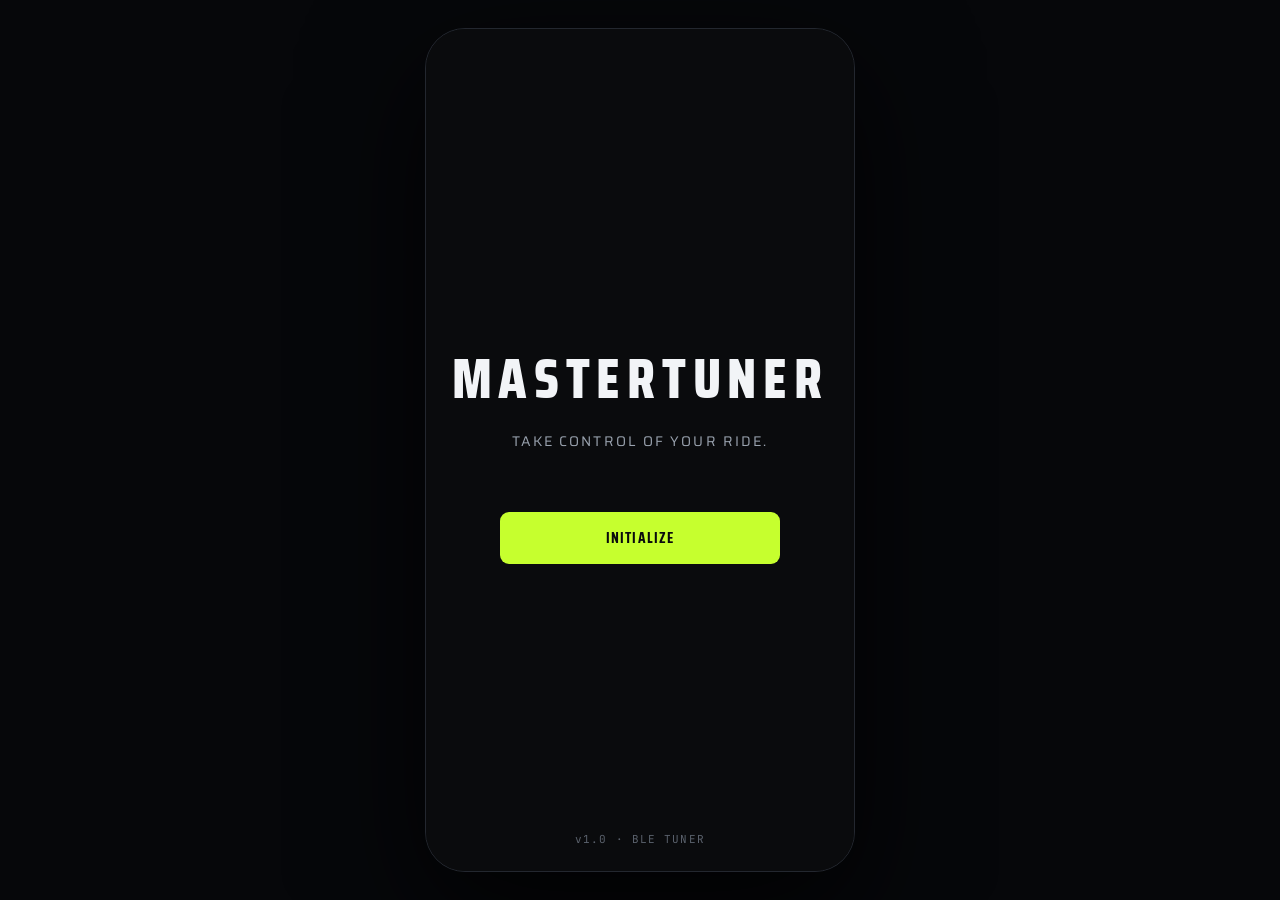
<file: index.html>
<!DOCTYPE html>
<html lang="en">
<head>
<meta charset="UTF-8">
<meta name="viewport" content="width=device-width, initial-scale=1.0, maximum-scale=1.0, user-scalable=no">
<title>MasterTuner — E-Scooter BLE Tuner</title>
<link rel="preconnect" href="https://fonts.googleapis.com">
<link rel="preconnect" href="https://fonts.gstatic.com" crossorigin>
<link href="https://fonts.googleapis.com/css2?family=JetBrains+Mono:wght@400;500;700&family=Saira+Condensed:wght@600;700;800&family=Saira:wght@400;500;600&display=swap" rel="stylesheet">
<style>
/* ============================================================
   1. DESIGN TOKENS + BASE CSS
   ============================================================ */
:root {
  --bg-0:#0a0b0d;
  --bg-1:#111317;
  --bg-2:#181b21;
  --line:#23272f;
  --carbon:repeating-linear-gradient(45deg,#0e0f12 0 2px,#0a0b0d 2px 4px);

  --txt-0:#f2f4f7;
  --txt-1:#9aa3af;
  --txt-2:#5b626d;

  --acid:#c6ff2e;
  --acid-dim:#7d9e1c;
  --danger:#ff2e63;
  --warn:#ff9f1c;
  --info:#2ee6ff;

  --glow-acid:0 0 0 1px rgba(198,255,46,.35),0 0 24px rgba(198,255,46,.25);
  --glow-danger:0 0 0 1px rgba(255,46,99,.4),0 0 24px rgba(255,46,99,.3);

  --radius:14px;
  --radius-sm:9px;
  --pad:16px;
  --ease:cubic-bezier(.2,.8,.2,1);
}

*,*::before,*::after { box-sizing:border-box; margin:0; padding:0; }

html,body {
  height:100%;
  background:var(--bg-0);
  color:var(--txt-0);
  font-family:'Saira',sans-serif;
  font-size:15px;
  line-height:1.4;
  -webkit-font-smoothing:antialiased;
  overflow:hidden;
}

#app {
  width:100%;
  max-width:430px;
  height:100dvh;
  margin:0 auto;
  position:relative;
  overflow:hidden;
  background:var(--bg-0);
  background-image:var(--carbon);
}

/* Phone frame on desktop */
@media(min-width:600px){
  body { display:flex; align-items:center; justify-content:center; background:#06070a; }
  #app { height:844px; border-radius:40px; border:1px solid var(--line); box-shadow:0 40px 120px rgba(0,0,0,.8); overflow:hidden; }
}

/* Radial glow overlay */
#app::before {
  content:'';
  position:absolute;
  top:-120px; left:50%;
  transform:translateX(-50%);
  width:400px; height:300px;
  background:radial-gradient(ellipse,rgba(198,255,46,.06) 0%,transparent 70%);
  pointer-events:none;
  z-index:0;
}

/* Screen container */
.screen {
  position:absolute;
  inset:0;
  display:flex;
  flex-direction:column;
  overflow-y:auto;
  overflow-x:hidden;
  z-index:1;
  opacity:0;
  pointer-events:none;
  transition:opacity 180ms var(--ease), transform 220ms var(--ease);
  transform:translateX(30px);
}
.screen.active {
  opacity:1;
  pointer-events:all;
  transform:translateX(0);
}
.screen.exit-left {
  opacity:0;
  transform:translateX(-30px);
}

/* Typography */
.font-mono { font-family:'JetBrains Mono',monospace; }
.font-head { font-family:'Saira Condensed','Saira',sans-serif; font-weight:800; letter-spacing:.03em; text-transform:uppercase; }

/* Buttons */
.btn {
  display:inline-flex; align-items:center; justify-content:center; gap:8px;
  padding:14px 24px;
  border:none; border-radius:var(--radius-sm);
  font-family:'Saira Condensed','Saira',sans-serif;
  font-weight:700; font-size:15px; letter-spacing:.08em; text-transform:uppercase;
  cursor:pointer;
  transition:all 140ms var(--ease);
  position:relative; overflow:hidden;
  user-select:none;
  -webkit-tap-highlight-color:transparent;
}
.btn:active { transform:scale(.97); }
.btn-acid { background:var(--acid); color:#0a0b0d; }
.btn-acid:hover { background:#d4ff5a; box-shadow:var(--glow-acid); }
.btn-acid:disabled { background:var(--acid-dim); color:#3a4a0a; cursor:not-allowed; }
.btn-ghost { background:transparent; color:var(--txt-1); border:1px solid var(--line); }
.btn-ghost:hover { border-color:var(--acid); color:var(--acid); }
.btn-danger { background:var(--danger); color:#fff; }
.btn-danger:hover { box-shadow:var(--glow-danger); }
.btn-full { width:100%; }

/* Toggle */
.toggle-wrap { display:flex; align-items:center; justify-content:space-between; gap:12px; }
.toggle {
  width:48px; height:26px;
  background:var(--bg-2); border:1px solid var(--line);
  border-radius:999px;
  position:relative; cursor:pointer;
  transition:background 200ms var(--ease), border-color 200ms var(--ease), box-shadow 200ms var(--ease);
  flex-shrink:0;
  -webkit-tap-highlight-color:transparent;
}
.toggle::after {
  content:'';
  position:absolute;
  top:3px; left:3px;
  width:18px; height:18px;
  background:var(--txt-2);
  border-radius:50%;
  transition:transform 200ms cubic-bezier(.2,.8,.2,1.4), background 200ms;
}
.toggle.on { background:rgba(198,255,46,.15); border-color:var(--acid); box-shadow:var(--glow-acid); }
.toggle.on::after { transform:translateX(22px); background:var(--acid); }
.toggle.danger-on { background:rgba(255,46,99,.15); border-color:var(--danger); box-shadow:var(--glow-danger); }
.toggle.danger-on::after { transform:translateX(22px); background:var(--danger); }

/* Slider */
.range-wrap { display:flex; flex-direction:column; gap:6px; }
.range-label { display:flex; justify-content:space-between; font-size:12px; color:var(--txt-2); font-family:'JetBrains Mono',monospace; }
input[type=range] {
  -webkit-appearance:none; appearance:none;
  width:100%; height:4px; border-radius:2px;
  background:var(--bg-2); outline:none; cursor:pointer;
}
input[type=range]::-webkit-slider-thumb {
  -webkit-appearance:none; appearance:none;
  width:18px; height:18px;
  border-radius:50%;
  background:var(--acid);
  box-shadow:0 0 0 3px rgba(198,255,46,.2);
  cursor:pointer;
  transition:box-shadow 140ms;
}
input[type=range]::-webkit-slider-thumb:active { box-shadow:0 0 0 6px rgba(198,255,46,.3); }
input[type=range].danger::-webkit-slider-thumb { background:var(--danger); box-shadow:0 0 0 3px rgba(255,46,99,.2); }

/* Cards */
.card {
  background:var(--bg-1);
  border:1px solid var(--line);
  border-radius:var(--radius);
  padding:var(--pad);
  transition:border-color 200ms, box-shadow 200ms;
}
.card.flash-acid {
  animation:flashAcid 350ms var(--ease);
}
.card.flash-danger {
  animation:flashDanger 350ms var(--ease);
}
@keyframes flashAcid {
  0%,100%{ border-color:var(--line); box-shadow:none; }
  40%{ border-color:var(--acid); box-shadow:var(--glow-acid); }
}
@keyframes flashDanger {
  0%,100%{ border-color:var(--line); box-shadow:none; }
  40%{ border-color:var(--danger); box-shadow:var(--glow-danger); }
}

/* LED */
.led {
  width:8px; height:8px; border-radius:50%;
  background:var(--txt-2);
  flex-shrink:0;
  transition:background 200ms, box-shadow 200ms;
}
.led.ok { background:var(--acid); box-shadow:0 0 6px var(--acid); }
.led.writing { background:var(--warn); box-shadow:0 0 6px var(--warn); animation:ledPulse 400ms ease-in-out infinite alternate; }
.led.nak { background:var(--danger); box-shadow:0 0 6px var(--danger); }
@keyframes ledPulse { from{opacity:.5} to{opacity:1} }

/* Scrollbar */
::-webkit-scrollbar { width:3px; }
::-webkit-scrollbar-track { background:transparent; }
::-webkit-scrollbar-thumb { background:var(--line); border-radius:2px; }

/* Reduce motion */
@media(prefers-reduced-motion:reduce){
  *,*::before,*::after { animation-duration:.001ms!important; transition-duration:.001ms!important; }
}

/* ============================================================
   STATUS BAR
   ============================================================ */
#status-bar {
  position:absolute;
  top:0; left:0; right:0;
  z-index:100;
  background:linear-gradient(to bottom,var(--bg-0) 70%,transparent);
  padding:12px var(--pad) 8px;
  display:none;
  align-items:center;
  gap:10px;
}
#status-bar.visible { display:flex; }
.chain-mini { display:flex; gap:3px; }
.chain-dot {
  width:7px; height:7px; border-radius:50%;
  background:var(--txt-2);
  transition:background 300ms, box-shadow 300ms;
}
.chain-dot.lit { background:var(--acid); box-shadow:0 0 6px var(--acid); }
.status-model { font-family:'Saira Condensed',sans-serif; font-weight:700; font-size:13px; letter-spacing:.06em; text-transform:uppercase; color:var(--txt-0); flex:1; margin-left:4px; white-space:nowrap; overflow:hidden; text-overflow:ellipsis; }
.status-bits { display:flex; align-items:center; gap:8px; margin-left:auto; }
.status-batt, .status-rssi { font-family:'JetBrains Mono',monospace; font-size:11px; color:var(--txt-1); }
.kebab-btn { width:32px; height:32px; display:flex; align-items:center; justify-content:center; background:transparent; border:none; cursor:pointer; color:var(--txt-2); padding:0; border-radius:8px; }
.kebab-btn:hover { color:var(--txt-0); background:var(--bg-2); }
.kebab-menu {
  position:absolute; top:52px; right:12px;
  background:var(--bg-1); border:1px solid var(--line);
  border-radius:var(--radius-sm); overflow:hidden;
  box-shadow:0 8px 32px rgba(0,0,0,.6);
  z-index:200;
  display:none;
}
.kebab-menu.open { display:block; }
.kebab-item { display:block; width:100%; padding:12px 20px; background:transparent; border:none; color:var(--txt-1); text-align:left; font-family:'Saira',sans-serif; font-size:14px; cursor:pointer; white-space:nowrap; }
.kebab-item:hover { background:var(--bg-2); color:var(--txt-0); }
.kebab-item.danger { color:var(--danger); }

/* ============================================================
   SPLASH SCREEN
   ============================================================ */
#screen-splash {
  align-items:center; justify-content:center;
  background:var(--bg-0);
  padding:40px var(--pad);
  gap:0;
}
.splash-logo {
  font-family:'Saira Condensed',sans-serif;
  font-weight:800; font-size:clamp(42px,10vw,56px);
  letter-spacing:.12em; text-transform:uppercase;
  color:var(--txt-0);
  text-align:center;
  position:relative;
  overflow:hidden;
  padding:4px 0;
}
.splash-logo::after {
  content:'';
  position:absolute;
  top:0; left:-120%;
  width:80%; height:100%;
  background:linear-gradient(90deg,transparent,rgba(198,255,46,.6),transparent);
  animation:sweepGlow 1.8s ease-out .4s forwards;
}
@keyframes sweepGlow {
  0%{ left:-120%; }
  100%{ left:120%; }
}
.splash-tagline {
  font-family:'Saira',sans-serif; font-weight:400; font-size:14px;
  color:var(--txt-1); letter-spacing:.15em; text-transform:uppercase;
  margin-top:10px; margin-bottom:60px; text-align:center;
}
.splash-btns { display:flex; flex-direction:column; gap:12px; width:100%; max-width:280px; }
.splash-version {
  position:absolute; bottom:24px; left:50%; transform:translateX(-50%);
  font-family:'JetBrains Mono',monospace; font-size:11px; color:var(--txt-2);
  letter-spacing:.1em; white-space:nowrap;
}

/* ============================================================
   BRAND SCREEN
   ============================================================ */
#screen-brand { padding:60px var(--pad) var(--pad); gap:16px; }
.screen-header { display:flex; align-items:center; gap:12px; }
.back-btn { width:36px; height:36px; display:flex; align-items:center; justify-content:center; background:var(--bg-2); border:none; border-radius:var(--radius-sm); cursor:pointer; color:var(--txt-1); flex-shrink:0; }
.back-btn:hover { color:var(--txt-0); }
.step-info { display:flex; flex-direction:column; }
.step-title { font-family:'Saira Condensed',sans-serif; font-weight:700; font-size:18px; letter-spacing:.06em; text-transform:uppercase; color:var(--txt-0); }
.step-num { font-family:'JetBrains Mono',monospace; font-size:11px; color:var(--txt-2); margin-top:2px; }
.search-field {
  display:flex; align-items:center; gap:10px;
  background:var(--bg-2); border:1px solid var(--line); border-radius:var(--radius-sm);
  padding:10px 14px;
}
.search-field input {
  flex:1; background:transparent; border:none; outline:none;
  color:var(--txt-0); font-family:'Saira',sans-serif; font-size:14px;
}
.search-field input::placeholder { color:var(--txt-2); }
.brand-grid { display:grid; grid-template-columns:1fr 1fr; gap:10px; padding-bottom:20px; }
.brand-card {
  background:var(--bg-1); border:1px solid var(--line);
  border-radius:var(--radius); padding:14px;
  cursor:pointer; transition:border-color 140ms, box-shadow 140ms;
  display:flex; flex-direction:column; gap:10px;
  -webkit-tap-highlight-color:transparent;
}
.brand-card:hover,.brand-card:active { border-color:var(--acid); box-shadow:var(--glow-acid); }
.brand-monogram {
  width:42px; height:42px; border-radius:50%;
  background:rgba(198,255,46,.12); border:1px solid rgba(198,255,46,.25);
  display:flex; align-items:center; justify-content:center;
  font-family:'Saira Condensed',sans-serif; font-weight:800; font-size:16px;
  color:var(--acid); letter-spacing:.02em;
}
.brand-name { font-family:'Saira Condensed',sans-serif; font-weight:700; font-size:15px; letter-spacing:.04em; text-transform:uppercase; color:var(--txt-0); }
.brand-count { font-size:12px; color:var(--txt-2); }

/* ============================================================
   MODEL SCREEN
   ============================================================ */
#screen-model { padding:60px var(--pad) var(--pad); gap:16px; }
.model-list { display:flex; flex-direction:column; gap:8px; padding-bottom:20px; }
.model-row {
  background:var(--bg-1); border:1px solid var(--line);
  border-radius:var(--radius); padding:14px var(--pad);
  cursor:pointer; transition:border-color 140ms, box-shadow 140ms;
  display:flex; align-items:center; gap:12px;
  -webkit-tap-highlight-color:transparent;
}
.model-row:hover,.model-row:active { border-color:var(--acid); box-shadow:var(--glow-acid); }
.model-info { flex:1; }
.model-name { font-family:'Saira Condensed',sans-serif; font-weight:700; font-size:16px; letter-spacing:.04em; text-transform:uppercase; }
.model-chips { display:flex; flex-wrap:wrap; gap:5px; margin-top:6px; }
.chip {
  font-family:'JetBrains Mono',monospace; font-size:10px;
  padding:3px 7px; border-radius:4px;
  background:var(--bg-2); color:var(--txt-2); border:1px solid var(--line);
  white-space:nowrap;
}
.chip.accent { background:rgba(198,255,46,.1); color:var(--acid); border-color:rgba(198,255,46,.2); }
.chevron { color:var(--txt-2); }

/* Spec sheet drawer */
.drawer-overlay {
  position:absolute; inset:0; z-index:300;
  background:rgba(0,0,0,.6);
  opacity:0; pointer-events:none;
  transition:opacity 220ms;
}
.drawer-overlay.open { opacity:1; pointer-events:all; }
.drawer {
  position:absolute; bottom:0; left:0; right:0;
  background:var(--bg-1); border-top:1px solid var(--line);
  border-radius:var(--radius) var(--radius) 0 0;
  padding:var(--pad);
  transform:translateY(100%);
  transition:transform 280ms cubic-bezier(.2,.8,.2,1);
  z-index:301;
}
.drawer-overlay.open .drawer { transform:translateY(0); }
.drawer-handle { width:36px; height:3px; background:var(--line); border-radius:2px; margin:0 auto 16px; }
.drawer-title { font-family:'Saira Condensed',sans-serif; font-weight:800; font-size:20px; letter-spacing:.05em; text-transform:uppercase; margin-bottom:16px; }
.spec-grid { display:grid; grid-template-columns:1fr 1fr; gap:10px; margin-bottom:20px; }
.spec-item { background:var(--bg-2); border-radius:var(--radius-sm); padding:12px; }
.spec-label { font-size:11px; color:var(--txt-2); font-family:'JetBrains Mono',monospace; text-transform:uppercase; margin-bottom:4px; }
.spec-value { font-family:'JetBrains Mono',monospace; font-size:18px; font-weight:700; color:var(--txt-0); }
.spec-value.acid { color:var(--acid); }
.spec-value.danger { color:var(--danger); }

/* ============================================================
   DISCLAIMER SCREEN
   ============================================================ */
#screen-disclaimer { padding:60px var(--pad) var(--pad); gap:20px; justify-content:center; }
.disclaimer-icon { font-size:48px; text-align:center; }
.disclaimer-title { font-family:'Saira Condensed',sans-serif; font-weight:800; font-size:28px; letter-spacing:.05em; text-transform:uppercase; text-align:center; color:var(--warn); }
.disclaimer-body {
  background:var(--bg-1); border:1px solid rgba(255,159,28,.2);
  border-radius:var(--radius); padding:var(--pad);
  color:var(--txt-1); font-size:14px; line-height:1.6;
}
.disclaimer-body p { margin-bottom:10px; }
.disclaimer-body p:last-child { margin-bottom:0; }
.check-row {
  display:flex; align-items:flex-start; gap:12px;
  background:var(--bg-2); border:1px solid var(--line);
  border-radius:var(--radius-sm); padding:14px;
  cursor:pointer;
}
.check-row input[type=checkbox] { width:20px; height:20px; margin-top:1px; accent-color:var(--acid); cursor:pointer; flex-shrink:0; }
.check-label { font-size:14px; color:var(--txt-1); line-height:1.5; cursor:pointer; }
.disclaimer-btns { display:flex; flex-direction:column; gap:10px; }

/* ============================================================
   SCAN SCREEN
   ============================================================ */
#screen-scan { padding:60px var(--pad) var(--pad); gap:20px; align-items:center; }
.scan-header { align-self:stretch; }
.radar-wrap {
  position:relative; width:220px; height:220px;
  flex-shrink:0;
}
.radar-ring {
  position:absolute; border-radius:50%;
  border:1px solid rgba(198,255,46,.12);
  top:50%; left:50%; transform:translate(-50%,-50%);
}
.radar-ring:nth-child(1){ width:60px; height:60px; border-color:rgba(198,255,46,.3); }
.radar-ring:nth-child(2){ width:110px; height:110px; }
.radar-ring:nth-child(3){ width:160px; height:160px; }
.radar-ring:nth-child(4){ width:210px; height:210px; }
.radar-sweep {
  position:absolute; top:50%; left:50%;
  width:105px; height:2px;
  transform-origin:0% 50%;
  animation:radarSpin 2.5s linear infinite;
}
.radar-sweep::before {
  content:'';
  position:absolute; inset:0;
  background:linear-gradient(90deg,transparent,var(--acid));
  border-radius:1px;
}
@keyframes radarSpin { from{transform:rotate(0deg)} to{transform:rotate(360deg)} }
.radar-center {
  position:absolute; top:50%; left:50%; transform:translate(-50%,-50%);
  width:12px; height:12px; border-radius:50%;
  background:var(--acid); box-shadow:var(--glow-acid);
}
.scan-subtitle { font-size:13px; color:var(--txt-1); text-align:center; max-width:280px; }
.scan-devices { width:100%; display:flex; flex-direction:column; gap:8px; min-height:80px; }
.device-row {
  background:var(--bg-1); border:1px solid var(--line);
  border-radius:var(--radius-sm); padding:12px 14px;
  display:flex; align-items:center; gap:12px;
  cursor:pointer; transition:border-color 140ms, box-shadow 140ms;
  -webkit-tap-highlight-color:transparent;
}
.device-row:hover,.device-row:active { border-color:var(--acid); box-shadow:var(--glow-acid); }
.device-name { flex:1; font-family:'Saira Condensed',sans-serif; font-weight:700; font-size:14px; letter-spacing:.04em; text-transform:uppercase; }
.rssi-bars { display:flex; gap:2px; align-items:flex-end; }
.rssi-bar { width:4px; background:var(--txt-2); border-radius:1px; }
.rssi-bar.lit { background:var(--acid); }
.sim-chip {
  font-family:'JetBrains Mono',monospace; font-size:10px;
  padding:3px 8px; border-radius:4px;
  background:rgba(46,230,255,.08); color:var(--info); border:1px solid rgba(46,230,255,.2);
}
.scan-scanning { display:flex; align-items:center; gap:8px; color:var(--txt-2); font-size:13px; font-family:'JetBrains Mono',monospace; }
.scan-dot-anim { display:flex; gap:3px; }
.scan-dot-anim span { width:5px; height:5px; border-radius:50%; background:var(--acid); animation:scanDot 1.2s ease-in-out infinite; }
.scan-dot-anim span:nth-child(2){ animation-delay:.2s; }
.scan-dot-anim span:nth-child(3){ animation-delay:.4s; }
@keyframes scanDot { 0%,80%,100%{transform:scale(.5);opacity:.3} 40%{transform:scale(1);opacity:1} }

/* ============================================================
   CONNECTING SCREEN
   ============================================================ */
#screen-connecting { padding:70px var(--pad) var(--pad); gap:24px; align-items:center; justify-content:center; }
.connecting-title { font-family:'Saira Condensed',sans-serif; font-weight:800; font-size:22px; letter-spacing:.06em; text-transform:uppercase; color:var(--txt-0); }
.chain-wrap { display:flex; flex-direction:column; align-items:center; gap:0; width:100%; max-width:300px; }
.chain-node {
  display:flex; align-items:center; gap:14px;
  padding:12px 0; width:100%;
  opacity:.35; transition:opacity 400ms var(--ease);
}
.chain-node.lit { opacity:1; }
.chain-node-icon {
  width:52px; height:52px; border-radius:50%;
  background:var(--bg-2); border:2px solid var(--line);
  display:flex; align-items:center; justify-content:center;
  transition:border-color 400ms, box-shadow 400ms, background 400ms;
  flex-shrink:0;
}
.chain-node.lit .chain-node-icon {
  border-color:var(--acid); background:rgba(198,255,46,.1);
  box-shadow:var(--glow-acid);
}
.chain-node.fail .chain-node-icon { border-color:var(--danger); background:rgba(255,46,99,.1); box-shadow:var(--glow-danger); }
.chain-node-label { flex:1; }
.chain-node-name { font-family:'Saira Condensed',sans-serif; font-weight:700; font-size:14px; letter-spacing:.06em; text-transform:uppercase; }
.chain-node-sub { font-size:11px; color:var(--txt-2); font-family:'JetBrains Mono',monospace; margin-top:2px; }
.chain-link {
  width:2px; height:36px; margin-left:25px;
  background:var(--line); position:relative; overflow:hidden;
}
.chain-packet {
  position:absolute; left:-1px; width:4px; height:10px;
  background:var(--info); border-radius:2px;
  box-shadow:0 0 6px var(--info);
  top:-10px; opacity:0;
}
.chain-packet.traveling {
  animation:packetTravel 600ms linear;
}
@keyframes packetTravel {
  0%{ top:-10px; opacity:1; }
  100%{ top:100%; opacity:0; }
}
.chain-complete .chain-link { background:rgba(198,255,46,.3); }
.chain-complete .chain-node-icon { animation:chainPulse 500ms ease-out; }
@keyframes chainPulse { 0%,100%{} 50%{box-shadow:0 0 0 8px rgba(198,255,46,.15),var(--glow-acid);} }
.conn-console {
  width:100%; max-width:300px;
  background:var(--bg-1); border:1px solid var(--line);
  border-radius:var(--radius-sm); padding:12px;
  font-family:'JetBrains Mono',monospace; font-size:11px;
  color:var(--txt-1); line-height:1.7;
  max-height:120px; overflow-y:auto;
}
.conn-console .log-ok { color:var(--acid); }
.conn-console .log-err { color:var(--danger); }

/* ============================================================
   DASHBOARD SCREEN
   ============================================================ */
#screen-dashboard { padding:60px var(--pad) 80px; gap:16px; }

/* Hero gauge */
.gauge-wrap {
  background:var(--bg-1); border:1px solid var(--line);
  border-radius:var(--radius); padding:var(--pad);
  display:flex; flex-direction:column; align-items:center; gap:12px;
}
.gauge-title { font-family:'Saira Condensed',sans-serif; font-weight:700; font-size:13px; letter-spacing:.1em; text-transform:uppercase; color:var(--txt-2); align-self:flex-start; }
.gauge-svg-wrap { position:relative; width:240px; height:140px; }
.gauge-num {
  position:absolute; bottom:10px; left:50%; transform:translateX(-50%);
  font-family:'JetBrains Mono',monospace; font-weight:700; font-size:42px;
  color:var(--txt-0); white-space:nowrap;
  display:flex; align-items:baseline; gap:6px;
}
.gauge-unit { font-size:14px; color:var(--txt-2); cursor:pointer; border-bottom:1px dashed var(--txt-2); }
.gauge-limit-chip {
  font-family:'JetBrains Mono',monospace; font-size:10px;
  padding:3px 8px; border-radius:4px;
  background:rgba(198,255,46,.1); color:var(--acid); border:1px solid rgba(198,255,46,.25);
  transition:all 200ms;
}
.gauge-limit-chip.over { background:rgba(255,46,99,.1); color:var(--danger); border-color:rgba(255,46,99,.25); }
.speed-slider-row { display:flex; align-items:center; gap:10px; width:100%; }
.speed-slider-row input[type=range] { flex:1; }
.speed-apply { padding:10px 18px; font-size:13px; }

/* Profile selector */
.profile-row {
  display:flex; gap:6px;
  background:var(--bg-1); border:1px solid var(--line);
  border-radius:var(--radius); padding:6px;
}
.profile-btn {
  flex:1; padding:9px 4px;
  background:transparent; border:none; border-radius:var(--radius-sm);
  font-family:'Saira Condensed',sans-serif; font-weight:700; font-size:13px;
  letter-spacing:.06em; text-transform:uppercase;
  color:var(--txt-2); cursor:pointer;
  transition:all 140ms var(--ease);
  -webkit-tap-highlight-color:transparent;
}
.profile-btn.active { background:var(--acid); color:#0a0b0d; }
.profile-btn.insane-active { background:var(--danger); color:#fff; }

/* Telemetry */
.telemetry-strip {
  background:var(--bg-1); border:1px solid var(--line);
  border-radius:var(--radius); padding:12px var(--pad);
  display:flex; flex-wrap:wrap; gap:8px 16px;
}
.telem-item { display:flex; flex-direction:column; gap:1px; }
.telem-label { font-size:10px; color:var(--txt-2); font-family:'JetBrains Mono',monospace; text-transform:uppercase; letter-spacing:.06em; }
.telem-val { font-family:'JetBrains Mono',monospace; font-size:14px; font-weight:700; color:var(--txt-0); }
.telem-val.warn { color:var(--warn); }

/* Feature grid */
.section-title { font-family:'Saira Condensed',sans-serif; font-weight:700; font-size:13px; letter-spacing:.12em; text-transform:uppercase; color:var(--txt-2); padding:4px 0; }
.feature-grid { display:flex; flex-direction:column; gap:8px; }
.feature-card {
  background:var(--bg-1); border:1px solid var(--line);
  border-radius:var(--radius); padding:var(--pad);
  display:flex; flex-direction:column; gap:12px;
}
.feature-header { display:flex; align-items:center; gap:10px; }
.feature-icon {
  width:36px; height:36px; border-radius:var(--radius-sm);
  background:var(--bg-2); display:flex; align-items:center; justify-content:center;
  flex-shrink:0;
}
.feature-icon svg { width:20px; height:20px; }
.feature-title-wrap { flex:1; }
.feature-name { font-family:'Saira Condensed',sans-serif; font-weight:700; font-size:15px; letter-spacing:.04em; text-transform:uppercase; }
.feature-desc { font-size:12px; color:var(--txt-2); margin-top:2px; }
.feature-controls { display:flex; flex-direction:column; gap:10px; }

/* Nitro cooldown ring */
.nitro-btn-wrap { display:flex; align-items:center; gap:12px; }
.cooldown-ring-wrap { position:relative; width:40px; height:40px; flex-shrink:0; }
.cooldown-svg { position:absolute; inset:0; transform:rotate(-90deg); }
.cooldown-track { fill:none; stroke:var(--bg-2); stroke-width:3; }
.cooldown-fill { fill:none; stroke:var(--danger); stroke-width:3; stroke-linecap:round; stroke-dasharray:100; stroke-dashoffset:100; transition:stroke-dashoffset 1s linear; }

/* Console feed */
.console-wrap {
  background:var(--bg-1); border:1px solid var(--line);
  border-radius:var(--radius); overflow:hidden;
}
.console-header {
  display:flex; align-items:center; justify-content:space-between;
  padding:10px var(--pad); border-bottom:1px solid var(--line); cursor:pointer;
}
.console-header-label { font-family:'JetBrains Mono',monospace; font-size:12px; color:var(--txt-2); display:flex; align-items:center; gap:8px; }
.console-toggle { font-family:'JetBrains Mono',monospace; font-size:11px; color:var(--txt-2); }
.console-body {
  max-height:160px; overflow-y:auto;
  padding:10px var(--pad);
  font-family:'JetBrains Mono',monospace; font-size:11px;
  color:var(--txt-1); line-height:1.8;
  display:none;
}
.console-body.open { display:block; }
.console-line .ts { color:var(--txt-2); }
.console-line .kv { color:var(--acid); }
.console-line .ack { color:var(--acid); }
.console-line .nak { color:var(--danger); }

/* Legality badge */
#legality-badge {
  position:absolute; bottom:0; left:0; right:0; z-index:50;
  display:none;
  align-items:center; justify-content:space-between;
  padding:10px var(--pad) calc(10px + env(safe-area-inset-bottom,0px));
  background:var(--bg-0); border-top:1px solid var(--line);
}
#legality-badge.visible { display:flex; }
.badge-status {
  font-family:'JetBrains Mono',monospace; font-size:11px; letter-spacing:.08em;
  display:flex; align-items:center; gap:6px;
}
.badge-led { width:8px; height:8px; border-radius:50%; }
.badge-led.green { background:var(--acid); box-shadow:0 0 6px var(--acid); }
.badge-led.red { background:var(--danger); box-shadow:0 0 6px var(--danger); }
.disconnect-btn { font-size:13px; padding:8px 16px; }

/* Throttle curve editor */
.curve-editor { background:var(--bg-2); border-radius:var(--radius-sm); padding:12px; }
.curve-svg { width:100%; height:80px; cursor:crosshair; display:block; touch-action:none; }

/* Toast */
.toast {
  position:absolute; top:60px; left:50%; transform:translateX(-50%) translateY(-20px);
  background:var(--bg-1); border:1px solid var(--line);
  border-radius:var(--radius-sm); padding:10px 18px;
  font-family:'JetBrains Mono',monospace; font-size:12px; color:var(--txt-0);
  white-space:nowrap; z-index:400;
  opacity:0; pointer-events:none;
  transition:opacity 200ms, transform 200ms;
}
.toast.show { opacity:1; transform:translateX(-50%) translateY(0); }
</style>
</head>
<body>
<div id="app">

  <!-- STATUS BAR -->
  <div id="status-bar">
    <div class="chain-mini" id="sb-chain">
      <div class="chain-dot" id="sd0"></div>
      <div class="chain-dot" id="sd1"></div>
      <div class="chain-dot" id="sd2"></div>
      <div class="chain-dot" id="sd3"></div>
    </div>
    <div class="status-model" id="sb-model">—</div>
    <div class="status-bits">
      <span class="status-batt" id="sb-batt">—%</span>
      <span class="status-rssi" id="sb-rssi">—dBm</span>
    </div>
    <button class="kebab-btn" id="kebab-btn" aria-label="Menu">
      <svg width="16" height="16" viewBox="0 0 16 16" fill="currentColor">
        <circle cx="8" cy="3" r="1.5"/><circle cx="8" cy="8" r="1.5"/><circle cx="8" cy="13" r="1.5"/>
      </svg>
    </button>
    <div class="kebab-menu" id="kebab-menu">
      <button class="kebab-item" data-action="disconnect">Disconnect</button>
      <button class="kebab-item" data-action="rescan">Re-scan</button>
      <button class="kebab-item" data-action="reset">Reset tune</button>
      <button class="kebab-item" data-action="about">About</button>
    </div>
  </div>

  <!-- TOAST -->
  <div class="toast" id="toast"></div>

  <!-- =================== SPLASH =================== -->
  <div class="screen" id="screen-splash">
    <div class="splash-logo">MasterTuner</div>
    <div class="splash-tagline">Take control of your ride.</div>
    <div class="splash-btns" id="splash-btns">
      <button class="btn btn-acid btn-full" id="btn-init">Initialize</button>
    </div>
    <div class="splash-version font-mono">v1.0 · BLE TUNER</div>
  </div>

  <!-- =================== BRAND =================== -->
  <div class="screen" id="screen-brand">
    <div class="screen-header">
      <div class="step-info">
        <div class="step-title">Select Manufacturer</div>
        <div class="step-num">01 / 03</div>
      </div>
    </div>
    <div class="search-field">
      <svg width="16" height="16" viewBox="0 0 16 16" fill="none" stroke="var(--txt-2)" stroke-width="1.5">
        <circle cx="6.5" cy="6.5" r="5"/><line x1="10.5" y1="10.5" x2="14" y2="14"/>
      </svg>
      <input type="text" id="brand-search" placeholder="Search brands…" autocomplete="off">
    </div>
    <div class="brand-grid" id="brand-grid"></div>
  </div>

  <!-- =================== MODEL =================== -->
  <div class="screen" id="screen-model">
    <div class="screen-header">
      <button class="back-btn" id="model-back" aria-label="Back">
        <svg width="18" height="18" viewBox="0 0 18 18" fill="none" stroke="currentColor" stroke-width="2">
          <polyline points="11,4 6,9 11,14"/>
        </svg>
      </button>
      <div class="step-info">
        <div class="step-title" id="model-screen-title">Select Model</div>
        <div class="step-num">02 / 03</div>
      </div>
    </div>
    <div class="model-list" id="model-list"></div>
    <!-- Spec drawer -->
    <div class="drawer-overlay" id="spec-overlay">
      <div class="drawer" id="spec-drawer">
        <div class="drawer-handle"></div>
        <div class="drawer-title" id="spec-model-name">Model</div>
        <div class="spec-grid" id="spec-grid"></div>
        <button class="btn btn-acid btn-full" id="btn-select-model">Select This Scooter</button>
      </div>
    </div>
  </div>

  <!-- =================== DISCLAIMER =================== -->
  <div class="screen" id="screen-disclaimer">
    <div class="disclaimer-icon">⚡</div>
    <div class="disclaimer-title">Before You Tune.</div>
    <div class="disclaimer-body">
      <p>De-restricting your e-scooter above the local legal limit (25 km/h in the EU) makes it <strong>road-illegal</strong> and can void your insurance.</p>
      <p>This app is intended for <strong>closed-course and private-property use only.</strong> By continuing, you accept full responsibility for your actions and any consequences of modifying your scooter's parameters.</p>
      <p>Some features increase mechanical wear, reduce battery range, and may affect braking distances.</p>
    </div>
    <label class="check-row">
      <input type="checkbox" id="disclaimer-check">
      <span class="check-label">I understand and will ride responsibly on private property or a closed course only.</span>
    </label>
    <div class="disclaimer-btns">
      <button class="btn btn-acid btn-full" id="btn-agree" disabled>I Agree — Continue</button>
      <button class="btn btn-ghost btn-full" id="btn-cancel-disclaimer">Cancel</button>
    </div>
  </div>

  <!-- =================== SCAN =================== -->
  <div class="screen" id="screen-scan">
    <div class="scan-header">
      <div class="screen-header" style="margin-bottom:4px">
        <button class="back-btn" id="scan-back" aria-label="Back">
          <svg width="18" height="18" viewBox="0 0 18 18" fill="none" stroke="currentColor" stroke-width="2">
            <polyline points="11,4 6,9 11,14"/>
          </svg>
        </button>
        <div class="step-info">
          <div class="step-title">Find Your Scooter</div>
          <div class="step-num">03 / 03</div>
        </div>
      </div>
    </div>
    <div class="radar-wrap">
      <div class="radar-ring"></div><div class="radar-ring"></div>
      <div class="radar-ring"></div><div class="radar-ring"></div>
      <div class="radar-sweep"></div>
      <div class="radar-center"></div>
    </div>
    <p class="scan-subtitle">Make sure your scooter is powered on and nearby.</p>
    <button class="btn btn-acid" id="btn-scan">Scan for Devices</button>
    <div id="sim-chip-wrap" style="display:none">
      <span class="sim-chip">Simulation Mode</span>
    </div>
    <div class="scan-devices" id="scan-devices"></div>
  </div>

  <!-- =================== CONNECTING =================== -->
  <div class="screen" id="screen-connecting">
    <div class="connecting-title">Establishing Link</div>
    <div class="chain-wrap" id="chain-wrap">
      <!-- nodes injected by JS -->
    </div>
    <div class="conn-console" id="conn-console"></div>
    <button class="btn btn-ghost" id="btn-retry-conn" style="display:none">Retry</button>
  </div>

  <!-- =================== DASHBOARD =================== -->
  <div class="screen" id="screen-dashboard">
    <!-- Hero gauge -->
    <div class="gauge-wrap" id="gauge-card">
      <div class="gauge-title">Top Speed Limiter</div>
      <div class="gauge-svg-wrap" id="gauge-svg-wrap">
        <svg id="gauge-svg" viewBox="0 0 240 140" width="240" height="140" aria-hidden="true">
          <!-- gauge arcs rendered by JS -->
        </svg>
        <div class="gauge-num">
          <span id="gauge-display">25</span>
          <span class="gauge-unit" id="unit-toggle" title="Toggle km/h ↔ mph">km/h</span>
        </div>
      </div>
      <div id="gauge-chip" class="gauge-limit-chip">COMPLIANT</div>
      <div class="speed-slider-row">
        <input type="range" id="speed-slider" min="25" max="45" value="25" step="1">
        <button class="btn btn-acid speed-apply" id="btn-apply-speed">Apply</button>
      </div>
    </div>

    <!-- Power profile -->
    <div class="profile-row" id="profile-row">
      <button class="profile-btn active" data-profile="ECO">Eco</button>
      <button class="profile-btn active" data-profile="NORMAL">Normal</button>
      <button class="profile-btn" data-profile="SPORT">Sport</button>
      <button class="profile-btn" data-profile="INSANE">Insane</button>
    </div>

    <!-- Live telemetry -->
    <div class="telemetry-strip" id="telemetry-strip">
      <div class="telem-item"><div class="telem-label">Battery</div><div class="telem-val" id="t-batt">84%</div></div>
      <div class="telem-item"><div class="telem-label">Voltage</div><div class="telem-val" id="t-volt">49.2V</div></div>
      <div class="telem-item"><div class="telem-label">Temp</div><div class="telem-val" id="t-temp">31°C</div></div>
      <div class="telem-item"><div class="telem-label">Odo</div><div class="telem-val" id="t-odo">1,204km</div></div>
      <div class="telem-item"><div class="telem-label">Trip</div><div class="telem-val" id="t-trip">8.6km</div></div>
      <div class="telem-item"><div class="telem-label">RSSI</div><div class="telem-val" id="t-rssi">-58dBm</div></div>
    </div>

    <div class="section-title">Feature Catalog</div>
    <div class="feature-grid" id="feature-grid"></div>

    <!-- Console feed -->
    <div class="console-wrap" id="console-wrap">
      <div class="console-header" id="console-toggle-btn">
        <div class="console-header-label">
          <div class="led ok"></div>
          CONSOLE FEED
        </div>
        <span class="console-toggle" id="console-toggle-label">▼ SHOW</span>
      </div>
      <div class="console-body" id="console-body"></div>
    </div>
  </div>

  <!-- Legality badge -->
  <div id="legality-badge">
    <div class="badge-status">
      <div class="badge-led green" id="badge-led"></div>
      <span id="badge-text" class="font-mono" style="font-size:11px;letter-spacing:.08em">COMPLIANT</span>
    </div>
    <button class="btn btn-ghost disconnect-btn" id="btn-disconnect">Disconnect</button>
  </div>
</div>

<script type="module">
/* ============================================================
   2. COPY (strings)
   ============================================================ */
const COPY = {
  init:'Initialize',
  resume:(m)=>`Resume — ${m}`,
  newScooter:'New Scooter',
};

/* ============================================================
   3. DATA: BRANDS, FEATURES, PROFILES
   Note: all specs are placeholder/illustrative values
   ============================================================ */
const BRANDS = [
  { id:'xiaomi', name:'Xiaomi', models:[
    { id:'mi3',    name:'Mi Electric Scooter 3', stockKmh:25, maxKmh:33, volt:36, watt:600 },
    { id:'pro2',   name:'Pro 2',                  stockKmh:25, maxKmh:35, volt:42, watt:600 },
    { id:'4pro',   name:'4 Pro',                  stockKmh:25, maxKmh:38, volt:48, watt:700 },
    { id:'4ultra', name:'4 Ultra',                stockKmh:25, maxKmh:45, volt:48, watt:940 },
  ]},
  { id:'ninebot', name:'Segway-Ninebot', models:[
    { id:'maxg30', name:'Max G30',  stockKmh:25, maxKmh:40, volt:36, watt:350 },
    { id:'g2',     name:'GT2',      stockKmh:25, maxKmh:70, volt:60, watt:3000 },
    { id:'f40',    name:'F40',      stockKmh:25, maxKmh:35, volt:36, watt:400 },
  ]},
  { id:'dualtron', name:'Dualtron', models:[
    { id:'thunder3', name:'Thunder 3', stockKmh:25, maxKmh:80, volt:72, watt:4000 },
    { id:'storm',    name:'Storm',     stockKmh:25, maxKmh:90, volt:84, watt:6640 },
    { id:'victor',   name:'Victor',    stockKmh:25, maxKmh:65, volt:60, watt:2000 },
  ]},
  { id:'kaabo', name:'Kaabo', models:[
    { id:'mantis',   name:'Mantis 10',    stockKmh:25, maxKmh:65, volt:60, watt:2000 },
    { id:'wolfking', name:'Wolf King GT', stockKmh:25, maxKmh:95, volt:72, watt:4000 },
  ]},
  { id:'apollo', name:'Apollo', models:[
    { id:'city',    name:'City',    stockKmh:25, maxKmh:40, volt:48, watt:500 },
    { id:'phantom', name:'Phantom', stockKmh:25, maxKmh:60, volt:60, watt:1200 },
    { id:'ghost',   name:'Ghost',   stockKmh:25, maxKmh:64, volt:60, watt:1000 },
  ]},
  { id:'niu', name:'NIU', models:[
    { id:'kqi3',   name:'KQi3 Pro', stockKmh:25, maxKmh:32, volt:48, watt:350 },
    { id:'kqi300', name:'KQi 300',  stockKmh:25, maxKmh:32, volt:48, watt:350 },
  ]},
  { id:'pure', name:'Pure Electric', models:[
    { id:'air3',   name:'Air³',         stockKmh:25, maxKmh:32, volt:36, watt:350 },
    { id:'advance', name:'Advance',     stockKmh:25, maxKmh:40, volt:48, watt:500 },
  ]},
  { id:'inokim', name:'Inokim', models:[
    { id:'quick4', name:'Quick 4',       stockKmh:25, maxKmh:45, volt:48, watt:500 },
    { id:'ox',     name:'OX Super',      stockKmh:25, maxKmh:55, volt:60, watt:1000 },
  ]},
];

const FEATURES = [
  { id:'ghostStart',   name:'Ghost Start',       desc:'Pull away from standstill on throttle alone — no kick-push.', ctrl:'toggle', accent:'acid',
    icon:`<svg viewBox="0 0 20 20" fill="none" stroke="currentColor" stroke-width="1.5"><circle cx="10" cy="8" r="5"/><path d="M7 13l-2 5M13 13l2 5M7 18h6"/></svg>` },
  { id:'cruise',       name:'Cruise Control',    desc:'Hold speed automatically after steady throttle.', ctrl:'toggle+slider', accent:'acid', sliderMin:1, sliderMax:5, sliderKey:'cruiseSens',
    icon:`<svg viewBox="0 0 20 20" fill="none" stroke="currentColor" stroke-width="1.5"><circle cx="10" cy="10" r="7"/><path d="M10 6v4l3 2"/></svg>` },
  { id:'panic',        name:'Panic Mode',         desc:'Strobe lights, alarm, and instant motor cut.', ctrl:'momentary', accent:'danger',
    icon:`<svg viewBox="0 0 20 20" fill="none" stroke="currentColor" stroke-width="1.5"><path d="M10 2l2 6h6l-5 4 2 6-5-4-5 4 2-6L2 8h6z"/></svg>` },
  { id:'regen',        name:'Adaptive Regen',     desc:'Dynamic regen braking strength; stronger = more recovered range.', ctrl:'toggle+slider', accent:'info', sliderMin:1, sliderMax:5, sliderKey:'regenLevel',
    icon:`<svg viewBox="0 0 20 20" fill="none" stroke="currentColor" stroke-width="1.5"><path d="M4 10a6 6 0 1 0 12 0"/><polyline points="14,6 18,10 14,14"/></svg>` },
  { id:'stealth',      name:'Stealth Mode',       desc:'Kill lights, mute chime, dim the display.', ctrl:'toggle', accent:'dim',
    icon:`<svg viewBox="0 0 20 20" fill="none" stroke="currentColor" stroke-width="1.5"><path d="M3 3l14 14M10 4a6 6 0 0 1 6 6M4.4 5.6A6 6 0 0 0 10 16a6 6 0 0 0 5-2.7"/></svg>` },
  { id:'brutalTorque', name:'Brutal Torque',       desc:'Max torque off the line, aggressive throttle map.', ctrl:'toggle', accent:'danger',
    icon:`<svg viewBox="0 0 20 20" fill="none" stroke="currentColor" stroke-width="1.5"><path d="M10 2v4M10 14v4M2 10h4M14 10h4M4.9 4.9l2.8 2.8M12.3 12.3l2.8 2.8M4.9 15.1l2.8-2.8M12.3 7.7l2.8-2.8"/></svg>` },
  { id:'drift',        name:'Drift Assist',        desc:'Loosen rear traction/regen for controlled slides. Closed course only.', ctrl:'toggle', accent:'danger',
    icon:`<svg viewBox="0 0 20 20" fill="none" stroke="currentColor" stroke-width="1.5"><path d="M4 16c2-4 8-10 12-4M4 16l2-6"/></svg>` },
  { id:'nitro',        name:'Nitro Boost',         desc:'Temporary power overboost ~6s, then 30s cooldown.', ctrl:'nitro', accent:'danger',
    icon:`<svg viewBox="0 0 20 20" fill="none" stroke="currentColor" stroke-width="1.5"><path d="M12 2L4 11h6l-2 7 8-9h-6z"/></svg>` },
  { id:'launch',       name:'Launch Control',      desc:'Pre-load torque for a hard, consistent launch.', ctrl:'toggle', accent:'danger',
    icon:`<svg viewBox="0 0 20 20" fill="none" stroke="currentColor" stroke-width="1.5"><path d="M10 2l6 10H4z"/><line x1="10" y1="12" x2="10" y2="18"/></svg>` },
  { id:'hillAssist',   name:'Hill Assist',          desc:'Hold on inclines and add torque on climbs.', ctrl:'toggle', accent:'acid',
    icon:`<svg viewBox="0 0 20 20" fill="none" stroke="currentColor" stroke-width="1.5"><polyline points="2,16 8,8 13,12 18,4"/></svg>` },
  { id:'eco',          name:'Eco Guardian',         desc:'Cap output and soften the curve to maximize range.', ctrl:'toggle', accent:'acid',
    icon:`<svg viewBox="0 0 20 20" fill="none" stroke="currentColor" stroke-width="1.5"><path d="M10 2c-5 4-5 10 0 12 5-2 5-8 0-12z"/><line x1="10" y1="14" x2="10" y2="18"/></svg>` },
  { id:'onePedal',     name:'One-Pedal Drive',      desc:'Throttle-off engages strong regen for one-pedal riding.', ctrl:'toggle', accent:'info',
    icon:`<svg viewBox="0 0 20 20" fill="none" stroke="currentColor" stroke-width="1.5"><rect x="7" y="2" width="6" height="10" rx="3"/><line x1="10" y1="12" x2="10" y2="18"/></svg>` },
  { id:'throttleCurve',name:'Custom Throttle Curve',desc:'Drag 5 points to shape throttle response.', ctrl:'curve', accent:'acid',
    icon:`<svg viewBox="0 0 20 20" fill="none" stroke="currentColor" stroke-width="1.5"><polyline points="2,16 6,10 10,8 14,5 18,2"/></svg>` },
  { id:'coldBoost',    name:'Cold-Weather Boost',   desc:'Warm the pack and lift voltage cutoff in cold weather.', ctrl:'toggle', accent:'warn',
    icon:`<svg viewBox="0 0 20 20" fill="none" stroke="currentColor" stroke-width="1.5"><path d="M10 2v16M5 5l5 5 5-5M5 15l5-5 5 5"/></svg>` },
  { id:'lockdown',     name:'Anti-Theft Lockdown',  desc:'Lock the wheel and arm the motion alarm when parked.', ctrl:'toggle', accent:'acid',
    icon:`<svg viewBox="0 0 20 20" fill="none" stroke="currentColor" stroke-width="1.5"><rect x="5" y="9" width="10" height="9" rx="2"/><path d="M7 9V6a3 3 0 0 1 6 0v3"/></svg>` },
];

const PROFILES = {
  ECO:    { speedPct:.7,  throttleCurve:[0,10,25,40,60],  regenLevel:4, brutalTorque:false },
  NORMAL: { speedPct:1.0, throttleCurve:[0,20,45,70,100], regenLevel:2, brutalTorque:false },
  SPORT:  { speedPct:1.0, throttleCurve:[0,30,60,85,100], regenLevel:3, brutalTorque:false },
  INSANE: { speedPct:1.0, throttleCurve:[0,40,75,95,100], regenLevel:1, brutalTorque:true  },
};

/* ============================================================
   4. Storage helper
   ============================================================ */
const storage = {
  _mem:{},
  get(k){ try{ return window.storage?.getItem?.(k) ?? this._mem[k] ?? null; } catch{ return this._mem[k]??null; } },
  set(k,v){ try{ window.storage?.setItem?.(k,v); } catch{} this._mem[k]=v; },
  remove(k){ try{ window.storage?.removeItem?.(k); } catch{} delete this._mem[k]; },
};

/* ============================================================
   5. ScooterTransport
   ============================================================ */
class SimulatedTransport {
  constructor(){ this._cbs={}; this._telemUnsub=null; }
  isRealBleAvailable(){ return false; }

  async scan(){
    await _delay(1200 + Math.random()*1200);
    const model = appState.model;
    const decoys = [
      { id:'sim-1', name:`${model?.name||'Scooter'} [${_rndId()}]`, rssi:-52 },
      { id:'sim-2', name:`Unknown BLE Device`,                      rssi:-78 },
    ];
    if(Math.random()>.5) decoys.push({ id:'sim-3', name:`M365-${_rndId()}`, rssi:-65 });
    return decoys;
  }

  async connect(deviceId){
    const steps = [
      { node:0, label:'INTERNET', sub:'signal acquired',   log:'> inet.ping… OK' },
      { node:1, label:'PHONE',    sub:'paired',            log:'> ble.gatt connect… OK' },
      { node:2, label:'MASTERTUNER',sub:'authenticated',   log:'> auth handshake… OK' },
      { node:3, label:'SCOOTER', sub:'linked',             log:`> read device profile… ${appState.model?.name||'device'}` },
    ];
    for(const s of steps){
      await _delay(500 + Math.random()*200);
      this._emit('step', s);
    }
    await _delay(300);
    this._emit('log', '> sync params… OK');
    await _delay(200);
    this._emit('log', '> LINK ESTABLISHED');
    return { model: appState.model?.name||'Scooter', volt: appState.model?.volt||48 };
  }

  async writeParam(key, value){
    const lat = 80+Math.floor(Math.random()*120);
    await _delay(lat);
    // ~3% NAK chance
    if(Math.random()<.03) throw new Error('NAK');
    return { ok:true, latencyMs:lat };
  }

  subscribeTelemetry(cb){
    let batt=84, volt=appState.model?.volt||48, temp=31, odo=1204, trip=8.6, rssi=-58;
    const id = setInterval(()=>{
      batt = Math.max(0, batt - (Math.random()*.06));
      volt = volt + (Math.random()-.5)*.3;
      temp = temp + (Math.random()-.5)*.8;
      rssi = rssi + Math.floor((Math.random()-.5)*6);
      trip += Math.random()*.02;
      cb({ batt:batt.toFixed(0), volt:volt.toFixed(1), temp:temp.toFixed(0), odo:odo.toFixed(0), trip:trip.toFixed(1), rssi:rssi.toFixed(0) });
    }, 700);
    return ()=>clearInterval(id);
  }

  async disconnect(){ await _delay(200); }
  on(ev, cb){ (this._cbs[ev]||=[]).push(cb); }
  _emit(ev,...a){ (this._cbs[ev]||[]).forEach(fn=>fn(...a)); }
}

class WebBleTransport {
  constructor(){ this._sim = new SimulatedTransport(); }
  isRealBleAvailable(){ return typeof navigator.bluetooth !== 'undefined' && location.protocol==='https:'; }

  async scan(){
    if(!this.isRealBleAvailable()) return this._sim.scan();
    try{
      const device = await navigator.bluetooth.requestDevice({ acceptAllDevices:true });
      return [{ id:device.id||'ble-0', name:device.name||'BLE Device', rssi:-60 }];
    }catch(e){
      appState.simMode=true;
      return this._sim.scan();
    }
  }

  async connect(deviceId){
    // TODO: per-model characteristic map (each manufacturer uses different service/characteristic UUIDs)
    appState.simMode=true;
    return this._sim.connect(deviceId);
  }

  async writeParam(k,v){ return this._sim.writeParam(k,v); }
  subscribeTelemetry(cb){ return this._sim.subscribeTelemetry(cb); }
  async disconnect(){ return this._sim.disconnect(); }
  on(ev,cb){ this._sim.on(ev,cb); }
}

function _delay(ms){ return new Promise(r=>setTimeout(r,ms)); }
function _rndId(){ return Math.random().toString(36).slice(2,6).toUpperCase(); }

/* ============================================================
   6. State + Router
   ============================================================ */
const appState = {
  screen:'splash',
  brand:null, model:null,
  selectedDeviceId:null,
  simMode:false,
  unitKmh:true,
  topSpeed:25,
  profile:'NORMAL',
  features:{
    ghostStart:false, cruise:false, cruiseSens:3,
    panic:false, regen:false, regenLevel:2,
    stealth:false, brutalTorque:false, drift:false,
    nitro:false, launch:false, hillAssist:false,
    eco:false, onePedal:false, throttleCurve:[0,20,45,70,100],
    coldBoost:false, lockdown:false,
  },
  connected:false,
  telemUnsub:null,
};

let transport = null;

function initTransport(){
  const wbt = new WebBleTransport();
  transport = wbt.isRealBleAvailable() ? wbt : new SimulatedTransport();
}

function getLastScooter(){
  const id = storage.get('mt:lastScooter');
  if(!id) return null;
  for(const b of BRANDS) for(const m of b.models) if(m.id===id) return { brand:b, model:m };
  return null;
}

function saveTune(){
  if(!appState.model) return;
  storage.set(`mt:tune:${appState.model.id}`, JSON.stringify({
    topSpeed:appState.topSpeed, profile:appState.profile,
    features:appState.features, unitKmh:appState.unitKmh,
  }));
}

function loadTune(){
  if(!appState.model) return;
  const raw = storage.get(`mt:tune:${appState.model.id}`);
  if(!raw) return;
  try{
    const t = JSON.parse(raw);
    appState.topSpeed = t.topSpeed ?? 25;
    appState.profile  = t.profile  ?? 'NORMAL';
    appState.unitKmh  = t.unitKmh  ?? true;
    Object.assign(appState.features, t.features || {});
  }catch{}
}

let _saveTuneTimer = null;
function queueSaveTune(){
  clearTimeout(_saveTuneTimer);
  _saveTuneTimer = setTimeout(saveTune, 400);
}

// Screen routing
const SCREENS = ['splash','brand','model','disclaimer','scan','connecting','dashboard'];
function goTo(name, skipTransition=false){
  const prev = document.querySelector('.screen.active');
  if(prev){
    prev.classList.remove('active');
    if(!skipTransition){ prev.classList.add('exit-left'); setTimeout(()=>prev.classList.remove('exit-left'),300); }
  }
  const next = document.getElementById(`screen-${name}`);
  if(!next) return;
  next.classList.add('active');
  appState.screen = name;

  // Status bar visibility
  const showBar = ['scan','connecting','dashboard'].includes(name);
  document.getElementById('status-bar').classList.toggle('visible', showBar);
  document.getElementById('legality-badge').classList.toggle('visible', name==='dashboard');
}

/* ============================================================
   7. Screens
   ============================================================ */

// ---- SPLASH ----
function initSplash(){
  const last = getLastScooter();
  const btns = document.getElementById('splash-btns');
  btns.innerHTML='';
  if(last){
    const rBtn = document.createElement('button');
    rBtn.className='btn btn-acid btn-full';
    rBtn.textContent=COPY.resume(last.model.name);
    rBtn.onclick=()=>{ appState.brand=last.brand; appState.model=last.model; loadTune(); goToScan(); };
    btns.appendChild(rBtn);
    const nBtn = document.createElement('button');
    nBtn.className='btn btn-ghost btn-full';
    nBtn.textContent=COPY.newScooter;
    nBtn.onclick=()=>goTo('brand');
    btns.appendChild(nBtn);
  } else {
    const b = document.createElement('button');
    b.className='btn btn-acid btn-full';
    b.textContent=COPY.init;
    b.onclick=()=>goTo('brand');
    btns.appendChild(b);
  }
}

// ---- BRAND ----
function renderBrands(filter=''){
  const grid = document.getElementById('brand-grid');
  grid.innerHTML='';
  const q = filter.toLowerCase();
  const filtered = BRANDS.filter(b=>b.name.toLowerCase().includes(q));
  filtered.forEach((brand,i)=>{
    const card = document.createElement('div');
    card.className='brand-card';
    card.style.animationDelay=`${i*40}ms`;
    card.innerHTML=`
      <div class="brand-monogram">${brand.name.slice(0,2).toUpperCase()}</div>
      <div>
        <div class="brand-name">${brand.name}</div>
        <div class="brand-count">${brand.models.length} model${brand.models.length!==1?'s':''}</div>
      </div>`;
    card.onclick=()=>{
      appState.brand=brand;
      renderModels();
      goTo('model');
    };
    grid.appendChild(card);
  });
}

// ---- MODEL ----
function renderModels(){
  document.getElementById('model-screen-title').textContent=`Select Model — ${appState.brand.name}`;
  const list = document.getElementById('model-list');
  list.innerHTML='';
  appState.brand.models.forEach(m=>{
    const row = document.createElement('div');
    row.className='model-row';
    row.setAttribute('role','button');
    row.setAttribute('tabindex','0');
    row.innerHTML=`
      <div class="model-info">
        <div class="model-name">${m.name}</div>
        <div class="model-chips">
          <span class="chip">STOCK ${m.stockKmh} km/h</span>
          <span class="chip accent">MAX ${m.maxKmh} km/h</span>
          <span class="chip">${m.volt}V</span>
          <span class="chip">${m.watt}W</span>
        </div>
      </div>
      <svg class="chevron" width="18" height="18" viewBox="0 0 18 18" fill="none" stroke="currentColor" stroke-width="2"><polyline points="7,4 12,9 7,14"/></svg>`;
    const open = ()=>openSpecDrawer(m);
    row.onclick=open;
    row.onkeydown=e=>{ if(e.key==='Enter'||e.key===' '){ e.preventDefault(); open(); } };
    list.appendChild(row);
  });
}

let _selectedModelForDrawer = null;
function openSpecDrawer(m){
  _selectedModelForDrawer = m;
  document.getElementById('spec-model-name').textContent=m.name;
  const grid = document.getElementById('spec-grid');
  grid.innerHTML=`
    <div class="spec-item"><div class="spec-label">Stock Limit</div><div class="spec-value acid">${m.stockKmh} km/h</div></div>
    <div class="spec-item"><div class="spec-label">Unlocked Max</div><div class="spec-value danger">${m.maxKmh} km/h</div></div>
    <div class="spec-item"><div class="spec-label">Voltage</div><div class="spec-value">${m.volt}V</div></div>
    <div class="spec-item"><div class="spec-label">Motor</div><div class="spec-value">${m.watt}W</div></div>`;
  document.getElementById('spec-overlay').classList.add('open');
}
function closeSpecDrawer(){
  document.getElementById('spec-overlay').classList.remove('open');
}

// ---- DISCLAIMER ----
function goToDisclaimerOrScan(){
  const accepted = storage.get('mt:disclaimerAccepted');
  if(accepted==='true') goToScan();
  else goTo('disclaimer');
}

function goToScan(){
  updateStatusBar();
  goTo('scan');
}

// ---- SCAN ----
function initScan(){
  document.getElementById('scan-devices').innerHTML='';
  document.getElementById('sim-chip-wrap').style.display='none';
}

async function doScan(){
  const btn = document.getElementById('btn-scan');
  btn.disabled=true;
  const devList = document.getElementById('scan-devices');
  devList.innerHTML=`<div class="scan-scanning"><div class="scan-dot-anim"><span></span><span></span><span></span></div> Scanning…</div>`;

  try{
    const devices = await transport.scan();
    devList.innerHTML='';
    if(appState.simMode || !transport.isRealBleAvailable()){
      document.getElementById('sim-chip-wrap').style.display='flex';
    }
    devices.forEach(d=>{
      const row = document.createElement('div');
      row.className='device-row';
      const bars = rssiToBars(d.rssi);
      row.innerHTML=`
        <svg width="18" height="18" viewBox="0 0 18 18" fill="none" stroke="var(--acid)" stroke-width="1.5">
          <path d="M9 12l-.01 0M6 9.5a4.5 4.5 0 0 1 6 0M3 7a8 8 0 0 1 12 0"/>
        </svg>
        <div class="device-name">${d.name}</div>
        <div class="rssi-bars">
          ${[1,2,3,4].map((n,i)=>`<div class="rssi-bar ${i<bars?'lit':''}" style="height:${6+i*4}px"></div>`).join('')}
        </div>`;
      row.onclick=()=>{ appState.selectedDeviceId=d.id; startConnecting(); };
      devList.appendChild(row);
    });
  }catch(e){
    devList.innerHTML=`<div style="color:var(--txt-2);font-size:13px;">Scan failed — <span style="color:var(--acid);cursor:pointer" onclick="document.getElementById('btn-scan').click()">Try again</span></div>`;
  }
  btn.disabled=false;
}

function rssiToBars(rssi){
  if(rssi>-55) return 4;
  if(rssi>-65) return 3;
  if(rssi>-75) return 2;
  return 1;
}

// ---- CONNECTING ----
const CHAIN_NODES = [
  { label:'INTERNET',     sub:'secure upstream',    icon:`<svg viewBox="0 0 24 24" fill="none" stroke="currentColor" stroke-width="1.5" width="22" height="22"><circle cx="12" cy="12" r="9"/><path d="M12 3c-4 3-4 15 0 18M12 3c4 3 4 15 0 18M3 12h18"/></svg>` },
  { label:'PHONE',        sub:'user device',         icon:`<svg viewBox="0 0 24 24" fill="none" stroke="currentColor" stroke-width="1.5" width="22" height="22"><rect x="7" y="2" width="10" height="20" rx="2"/><circle cx="12" cy="18" r="1"/></svg>` },
  { label:'MASTERTUNER',  sub:'secure relay',        icon:`<svg viewBox="0 0 24 24" fill="none" stroke="currentColor" stroke-width="1.5" width="22" height="22"><polygon points="12,2 22,8 22,16 12,22 2,16 2,8"/><circle cx="12" cy="12" r="3"/></svg>` },
  { label:'SCOOTER',      sub:'target device',       icon:`<svg viewBox="0 0 24 24" fill="none" stroke="currentColor" stroke-width="1.5" width="22" height="22"><circle cx="6" cy="18" r="3"/><circle cx="18" cy="18" r="3"/><path d="M6 15l4-8h5l3 4M10 7h6"/></svg>` },
];

function buildChainDOM(){
  const wrap = document.getElementById('chain-wrap');
  wrap.innerHTML='';
  CHAIN_NODES.forEach((n,i)=>{
    const node = document.createElement('div');
    node.className='chain-node';
    node.id=`chain-node-${i}`;
    node.innerHTML=`
      <div class="chain-node-icon" id="chain-icon-${i}">${n.icon}</div>
      <div class="chain-node-label">
        <div class="chain-node-name">${n.label}</div>
        <div class="chain-node-sub" id="chain-sub-${i}">${n.sub}</div>
      </div>`;
    wrap.appendChild(node);
    if(i<CHAIN_NODES.length-1){
      const link = document.createElement('div');
      link.className='chain-link';
      link.id=`chain-link-${i}`;
      const pkt = document.createElement('div');
      pkt.className='chain-packet';
      pkt.id=`chain-pkt-${i}`;
      link.appendChild(pkt);
      wrap.appendChild(link);
    }
  });
}

let _connConsoleEl;
function connLog(msg, cls=''){
  if(!_connConsoleEl) _connConsoleEl=document.getElementById('conn-console');
  const line = document.createElement('div');
  line.className=cls;
  line.textContent=msg;
  _connConsoleEl.appendChild(line);
  _connConsoleEl.scrollTop=_connConsoleEl.scrollHeight;
}

async function startConnecting(){
  goTo('connecting');
  buildChainDOM();
  _connConsoleEl=document.getElementById('conn-console');
  _connConsoleEl.innerHTML='';
  document.getElementById('btn-retry-conn').style.display='none';

  transport.on('step', ({node,label,sub,log})=>{
    const nodeEl = document.getElementById(`chain-node-${node}`);
    if(nodeEl) nodeEl.classList.add('lit');
    const subEl = document.getElementById(`chain-sub-${node}`);
    if(subEl) subEl.textContent=sub;
    if(log) connLog(log,'log-ok');
    // trigger packet on previous link
    if(node>0){
      const pkt = document.getElementById(`chain-pkt-${node-1}`);
      if(pkt){
        pkt.classList.remove('traveling');
        void pkt.offsetWidth;
        pkt.classList.add('traveling');
        setTimeout(()=>pkt.classList.remove('traveling'),700);
      }
    }
  });
  transport.on('log', msg=>connLog(msg,'log-ok'));

  try{
    await transport.connect(appState.selectedDeviceId);
    appState.connected=true;
    storage.set('mt:lastScooter', appState.model.id);
    // pulse whole chain
    document.getElementById('chain-wrap').classList.add('chain-complete');
    await _delay(600);
    initDashboard();
    goTo('dashboard');
  }catch(e){
    connLog(`> ERROR: ${e.message}`,'log-err');
    document.getElementById('btn-retry-conn').style.display='';
  }
}

// ---- DASHBOARD ----
function initDashboard(){
  updateStatusBar();
  renderGauge();
  renderProfile();
  renderFeatureCards();
  startTelemetry();
  updateLegalityBadge();
}

// Gauge
function renderGauge(){
  const svg = document.getElementById('gauge-svg');
  const m = appState.model;
  const stockKmh = m?.stockKmh||25;
  const maxKmh   = m?.maxKmh||45;
  const speed     = appState.topSpeed;
  const LEGAL = 25;

  // Arc from -210deg to 30deg (240 deg sweep), cx=120 cy=120 r=100
  const cx=120,cy=120,r=100;
  const startAng=-210, totalAng=240;
  function arcPath(from,to,rr){
    const s=degToRad(from), e=degToRad(to);
    const x1=cx+rr*Math.cos(s), y1=cy+rr*Math.sin(s);
    const x2=cx+rr*Math.cos(e), y2=cy+rr*Math.sin(e);
    const large=(to-from)>180?1:0;
    return `M${x1},${y1} A${rr},${rr} 0 ${large},1 ${x2},${y2}`;
  }
  function degToRad(d){ return d*Math.PI/180; }
  function speedToAng(spd){ return startAng + ((spd-stockKmh)/(maxKmh-stockKmh))*totalAng; }

  const legalAng  = speedToAng(LEGAL);
  const maxAng    = startAng+totalAng;
  const curAng    = speedToAng(Math.min(speed,maxKmh));
  const isOver    = speed > LEGAL;

  svg.innerHTML=`
    <path d="${arcPath(startAng,legalAng,r)}" fill="none" stroke="rgba(198,255,46,.15)" stroke-width="8" stroke-linecap="round"/>
    <path d="${arcPath(legalAng,maxAng,r)}"   fill="none" stroke="rgba(255,46,99,.12)"  stroke-width="8" stroke-linecap="round"/>
    <path d="${arcPath(startAng,curAng,r)}"   fill="none" stroke="${isOver?'var(--danger)':'var(--acid)'}" stroke-width="8" stroke-linecap="round"/>
    <circle cx="${cx+r*Math.cos(degToRad(curAng))}" cy="${cy+r*Math.sin(degToRad(curAng))}" r="6" fill="${isOver?'var(--danger)':'var(--acid)'}"/>
    <text x="${cx}" y="${cy-8}" text-anchor="middle" font-family="'Saira Condensed',sans-serif" font-weight="700" font-size="11" fill="var(--txt-2)" letter-spacing="2">STOCK</text>
    <text x="${cx+r*Math.cos(degToRad(startAng))-6}" y="${cy+r*Math.sin(degToRad(startAng))+4}" font-family="'JetBrains Mono',monospace" font-size="10" fill="var(--txt-2)">${stockKmh}</text>
    <text x="${cx+r*Math.cos(degToRad(maxAng))+4}"   y="${cy+r*Math.sin(degToRad(maxAng))+4}"  font-family="'JetBrains Mono',monospace" font-size="10" fill="var(--txt-2)">${maxKmh}</text>`;

  const displaySpeed = appState.unitKmh ? speed : (speed*0.621371).toFixed(1);
  document.getElementById('gauge-display').textContent=displaySpeed;
  document.getElementById('unit-toggle').textContent=appState.unitKmh?'km/h':'mph';

  const chip = document.getElementById('gauge-chip');
  chip.textContent= isOver ? `OVER LEGAL LIMIT (+${speed-LEGAL} km/h)` : 'COMPLIANT';
  chip.classList.toggle('over', isOver);

  const slider = document.getElementById('speed-slider');
  slider.min = stockKmh; slider.max = maxKmh; slider.value = speed;
  slider.classList.toggle('danger', isOver);
}

function updateLegalityBadge(){
  const over = appState.topSpeed > 25;
  document.getElementById('badge-led').className=`badge-led ${over?'red':'green'}`;
  document.getElementById('badge-text').textContent=over?'RESTRICTED MODE':'COMPLIANT';
}

// Profile
function renderProfile(){
  document.querySelectorAll('.profile-btn').forEach(btn=>{
    const p = btn.dataset.profile;
    btn.classList.remove('active','insane-active');
    if(p===appState.profile){
      if(p==='INSANE') btn.classList.add('insane-active');
      else btn.classList.add('active');
    }
  });
}

// Telemetry
function startTelemetry(){
  if(appState.telemUnsub) appState.telemUnsub();
  appState.telemUnsub = transport.subscribeTelemetry(t=>{
    const battPct = parseInt(t.batt);
    const isLow = battPct < 15;
    document.getElementById('t-batt').textContent=`${t.batt}%`;
    document.getElementById('t-batt').className=`telem-val${isLow?' warn':''}`;
    document.getElementById('t-volt').textContent=`${t.volt}V`;
    document.getElementById('t-temp').textContent=`${t.temp}°C`;
    document.getElementById('t-odo').textContent=`${Number(t.odo).toLocaleString()}km`;
    document.getElementById('t-trip').textContent=`${t.trip}km`;
    document.getElementById('t-rssi').textContent=`${t.rssi}dBm`;
    document.getElementById('sb-batt').textContent=`${t.batt}%`;
    document.getElementById('sb-rssi').textContent=`${t.rssi}dBm`;
    // disable dangerous features on low battery
    const nitroCrd = document.getElementById('feat-card-nitro');
    const insaneBtn = document.querySelector('[data-profile="INSANE"]');
    if(nitroCrd){ nitroCrd.style.opacity=isLow?'.4':'1'; nitroCrd.style.pointerEvents=isLow?'none':''; }
    if(insaneBtn && isLow){ insaneBtn.title='Disabled: low battery'; insaneBtn.disabled=true; }
    else if(insaneBtn){ insaneBtn.title=''; insaneBtn.disabled=false; }
  });
}

// Feature cards
function renderFeatureCards(){
  const grid = document.getElementById('feature-grid');
  grid.innerHTML='';
  FEATURES.forEach(f=>{
    const card = document.createElement('div');
    card.className='feature-card';
    card.id=`feat-card-${f.id}`;
    card.innerHTML=buildFeatureCard(f);
    grid.appendChild(card);
    wireFeatureCard(card, f);
  });
}

function accentColor(a){ return a==='danger'?'var(--danger)':a==='info'?'var(--info)':a==='warn'?'var(--warn)':'var(--acid)'; }

function buildFeatureCard(f){
  const iconBg = f.accent==='danger'?'rgba(255,46,99,.1)':f.accent==='info'?'rgba(46,230,255,.1)':f.accent==='warn'?'rgba(255,159,28,.1)':'rgba(198,255,46,.1)';
  const iconStr = `<svg viewBox="0 0 20 20" fill="none" stroke="${accentColor(f.accent)}" stroke-width="1.5">${f.icon.match(/<svg[^>]*>([\s\S]*)<\/svg>/)?.[1]||''}</svg>`;

  let ctrl = '';
  if(f.ctrl==='toggle'){
    const on = appState.features[f.id];
    ctrl=`<div class="toggle-wrap"><span style="font-size:12px;color:var(--txt-2);font-family:'JetBrains Mono',monospace;" id="feat-lbl-${f.id}">${on?'ON':'OFF'}</span><div class="led ${on?'ok':''}" id="feat-led-${f.id}"></div><div class="toggle ${on?'on':''}" id="feat-toggle-${f.id}" role="switch" aria-checked="${on}" tabindex="0"></div></div>`;
  } else if(f.ctrl==='toggle+slider'){
    const on = appState.features[f.id];
    const sv = appState.features[f.sliderKey]??f.sliderMin??1;
    ctrl=`
      <div class="toggle-wrap"><span style="font-size:12px;color:var(--txt-2);font-family:'JetBrains Mono',monospace;" id="feat-lbl-${f.id}">${on?'ON':'OFF'}</span><div class="led ${on?'ok':''}" id="feat-led-${f.id}"></div><div class="toggle ${on?'on':''}" id="feat-toggle-${f.id}" role="switch" aria-checked="${on}" tabindex="0"></div></div>
      <div class="range-wrap"><div class="range-label"><span>SENSITIVITY</span><span id="feat-sv-${f.id}" class="font-mono">${sv}</span></div><input type="range" id="feat-slider-${f.id}" min="${f.sliderMin}" max="${f.sliderMax}" value="${sv}"></div>`;
  } else if(f.ctrl==='momentary'){
    ctrl=`<div style="display:flex;align-items:center;gap:10px;"><button class="btn btn-danger" id="feat-btn-${f.id}" style="font-size:13px;padding:10px 18px;">${f.name.toUpperCase()}</button><div class="led" id="feat-led-${f.id}"></div></div>`;
  } else if(f.ctrl==='nitro'){
    ctrl=`<div class="nitro-btn-wrap">
      <button class="btn btn-danger" id="feat-btn-${f.id}" style="font-size:13px;padding:10px 18px;">BOOST</button>
      <div class="cooldown-ring-wrap"><svg class="cooldown-svg" viewBox="0 0 40 40"><circle class="cooldown-track" cx="20" cy="20" r="16"/><circle class="cooldown-fill" id="nitro-ring" cx="20" cy="20" r="16"/></svg></div>
      <div class="led" id="feat-led-${f.id}"></div></div>`;
  } else if(f.ctrl==='curve'){
    const pts = appState.features.throttleCurve;
    ctrl=`<div class="curve-editor"><canvas class="curve-svg" id="curve-canvas" width="280" height="80"></canvas></div>`;
  }

  return `
    <div class="feature-header">
      <div class="feature-icon" style="background:${iconBg}">${f.icon}</div>
      <div class="feature-title-wrap">
        <div class="feature-name">${f.name}</div>
        <div class="feature-desc">${f.desc}</div>
      </div>
    </div>
    <div class="feature-controls">${ctrl}</div>`;
}

function wireFeatureCard(card, f){
  if(f.ctrl==='toggle'||f.ctrl==='toggle+slider'){
    const tog = card.querySelector(`#feat-toggle-${f.id}`);
    if(tog) tog.addEventListener('click', ()=>doToggle(f, card));
    if(tog) tog.addEventListener('keydown', e=>{ if(e.key==='Enter'||e.key===' '){ e.preventDefault(); doToggle(f,card); } });

    if(f.ctrl==='toggle+slider'){
      const sl = card.querySelector(`#feat-slider-${f.id}`);
      if(sl) sl.addEventListener('input', ()=>{
        const v=parseInt(sl.value);
        appState.features[f.sliderKey]=v;
        const sv = card.querySelector(`#feat-sv-${f.id}`);
        if(sv) sv.textContent=v;
        doWrite(f.sliderKey, v, card, f.accent);
        queueSaveTune();
      });
    }
  } else if(f.ctrl==='momentary'){
    const btn = card.querySelector(`#feat-btn-${f.id}`);
    if(btn) btn.addEventListener('click', ()=>doMomentary(f, card));
  } else if(f.ctrl==='nitro'){
    const btn = card.querySelector(`#feat-btn-${f.id}`);
    if(btn) btn.addEventListener('click', ()=>doNitro(card));
  } else if(f.ctrl==='curve'){
    setTimeout(()=>initCurveEditor(card), 100);
  }
}

async function doToggle(f, card){
  const isOn = !appState.features[f.id];
  appState.features[f.id]=isOn;

  // Special: eco nudges INSANE off
  if(f.id==='eco'&&isOn&&appState.profile==='INSANE'){ applyProfile('NORMAL'); }

  const tog = card.querySelector(`#feat-toggle-${f.id}`);
  const lbl = card.querySelector(`#feat-lbl-${f.id}`);
  const led = card.querySelector(`#feat-led-${f.id}`);
  if(tog){ tog.className=`toggle ${isOn?(f.accent==='danger'?'danger-on':'on'):''}`;  tog.setAttribute('aria-checked',isOn); }
  if(lbl) lbl.textContent=isOn?'ON':'OFF';

  queueSaveTune();
  await doWrite(f.id, isOn?1:0, card, f.accent, led);
}

async function doMomentary(f, card){
  const led = card.querySelector(`#feat-led-${f.id}`);
  await doWrite(f.id, 1, card, f.accent, led);
  if(f.id==='panic') showToast('PANIC — motor cut + alarm armed');
}

let _nitroCooldown=false;
async function doNitro(card){
  if(_nitroCooldown) return;
  _nitroCooldown=true;
  const btn = card.querySelector('#feat-btn-nitro');
  const ring = card.querySelector('#nitro-ring');
  const led = card.querySelector('#feat-led-nitro');
  if(btn) btn.disabled=true;
  await doWrite('nitro',1,card,'danger',led);
  addConsoleLog('nitro','BOOST ACTIVE — 6s');
  // 6s boost
  await _delay(6000);
  addConsoleLog('nitro','boost ended — 30s cooldown');
  // 30s cooldown ring
  if(ring){
    let progress=0;
    const circ=100;
    const step=()=>{
      progress=Math.min(100,progress+100/30);
      ring.style.strokeDashoffset=(circ*(1-progress/100)).toFixed(1);
      if(progress<100) setTimeout(step,1000);
      else{ _nitroCooldown=false; if(btn) btn.disabled=false; ring.style.strokeDashoffset=circ; addConsoleLog('nitro','cooldown complete'); }
    };
    step();
  } else {
    setTimeout(()=>{ _nitroCooldown=false; if(btn) btn.disabled=false; }, 30000);
  }
}

// Write micro-animation
async function doWrite(key, value, card, accent='acid', led=null){
  if(led) led.className='led writing';
  card.classList.remove('flash-acid','flash-danger');
  void card.offsetWidth;
  card.classList.add(accent==='danger'?'flash-danger':'flash-acid');
  try{
    const res = await transport.writeParam(key, value);
    if(led) led.className='led ok';
    addConsoleLog(key, value, res.latencyMs);
    setTimeout(()=>{ if(led) led.className='led ok'; },2000);
  }catch(e){
    if(led) led.className='led nak';
    addConsoleLog(key, value, null, true);
    // auto-retry once
    await _delay(300);
    try{
      const res2 = await transport.writeParam(key, value);
      if(led) led.className='led ok';
      addConsoleLog(key, value, res2.latencyMs, false, true);
    }catch{
      if(led) led.className='led nak';
    }
  }
}

// Console
let _consoleOpen=false;
function addConsoleLog(key, value, latMs=null, nak=false, retry=false){
  const body = document.getElementById('console-body');
  if(!body) return;
  const now = new Date();
  const ts = `${now.getHours().toString().padStart(2,'0')}:${now.getMinutes().toString().padStart(2,'0')}:${now.getSeconds().toString().padStart(2,'0')}`;
  const line = document.createElement('div');
  line.className='console-line';
  const suffix = nak?`<span class="nak">NAK — retrying…</span>`:retry?`<span class="ack">ACK (retry) +${latMs}ms</span>`:`<span class="ack">ACK${latMs!=null?` +${latMs}ms`:''}</span>`;
  line.innerHTML=`<span class="ts">[${ts}]</span> write <span class="kv">${key}=${value}</span> → ${suffix}`;
  body.appendChild(line);
  body.scrollTop=body.scrollHeight;
}

function initCurveEditor(card){
  const canvas = card.querySelector('#curve-canvas');
  if(!canvas) return;
  const ctx = canvas.getContext('2d');
  let pts = [...appState.features.throttleCurve];
  const W=canvas.width, H=canvas.height;
  const pad=10;
  function ptToXY(i,v){ return [pad+i*((W-2*pad)/4), H-pad-v*(H-2*pad)/100]; }
  let dragging=-1;

  function draw(){
    ctx.clearRect(0,0,W,H);
    // grid
    ctx.strokeStyle='rgba(35,39,47,.8)'; ctx.lineWidth=1;
    for(let i=0;i<=4;i++){ const x=pad+i*((W-2*pad)/4); ctx.beginPath(); ctx.moveTo(x,pad); ctx.lineTo(x,H-pad); ctx.stroke(); }
    // curve
    ctx.beginPath(); ctx.strokeStyle='var(--acid)'; ctx.lineWidth=2;
    pts.forEach((v,i)=>{ const [x,y]=ptToXY(i,v); i===0?ctx.moveTo(x,y):ctx.lineTo(x,y); });
    ctx.stroke();
    // points
    pts.forEach((v,i)=>{ const [x,y]=ptToXY(i,v); ctx.beginPath(); ctx.arc(x,y,5,0,Math.PI*2); ctx.fillStyle='var(--acid)'; ctx.fill(); });
  }
  draw();

  function getEvtPos(e){ const r=canvas.getBoundingClientRect(); const t=e.touches?e.touches[0]:e; return [t.clientX-r.left,t.clientY-r.top]; }
  function findNearest(ex,ey){ let best=-1,bd=1e9; pts.forEach((v,i)=>{ const [x,y]=ptToXY(i,v); const d=Math.hypot(ex-x,ey-y); if(d<bd){bd=d;best=i;} }); return bd<20?best:-1; }

  canvas.addEventListener('mousedown', e=>{ dragging=findNearest(...getEvtPos(e)); });
  canvas.addEventListener('touchstart', e=>{ e.preventDefault(); dragging=findNearest(...getEvtPos(e)); },{passive:false});
  const onMove=(e)=>{ if(dragging<0) return; e.preventDefault(); const [ex,ey]=getEvtPos(e); const newV=Math.max(0,Math.min(100,((H-pad-ey)/(H-2*pad))*100)); pts[dragging]=Math.round(newV); draw(); };
  canvas.addEventListener('mousemove', onMove);
  canvas.addEventListener('touchmove', onMove, {passive:false});
  const onUp=()=>{ if(dragging>=0){ appState.features.throttleCurve=[...pts]; doWrite('throttleCurve',pts.join(','),card,'acid'); queueSaveTune(); } dragging=-1; };
  canvas.addEventListener('mouseup', onUp);
  canvas.addEventListener('touchend', onUp);
}

function updateStatusBar(){
  const m = appState.model;
  document.getElementById('sb-model').textContent = m ? m.name.toUpperCase() : '—';
  ['sd0','sd1','sd2','sd3'].forEach(id=>document.getElementById(id).classList.toggle('lit', appState.connected));
}

function applyProfile(p){
  appState.profile=p;
  renderProfile();
  const prof=PROFILES[p];
  if(!prof) return;
  const m=appState.model;
  if(m){
    appState.topSpeed=Math.min(Math.round(m.maxKmh*prof.speedPct), m.maxKmh);
    if(appState.topSpeed<25) appState.topSpeed=25;
  }
  appState.features.throttleCurve=[...prof.throttleCurve];
  appState.features.regenLevel=prof.regenLevel;
  appState.features.brutalTorque=prof.brutalTorque;
  renderGauge();
  updateLegalityBadge();
  queueSaveTune();
  addConsoleLog('profile', p);
  if(p==='INSANE') showToast('INSANE MODE — USE ON CLOSED COURSE ONLY');
}

function showToast(msg, dur=2500){
  const el=document.getElementById('toast');
  el.textContent=msg;
  el.classList.add('show');
  setTimeout(()=>el.classList.remove('show'), dur);
}

function doDisconnect(){
  if(appState.telemUnsub){ appState.telemUnsub(); appState.telemUnsub=null; }
  transport.disconnect();
  appState.connected=false;
  document.getElementById('status-bar').classList.remove('visible');
  document.getElementById('legality-badge').classList.remove('visible');
  ['sd0','sd1','sd2','sd3'].forEach(id=>document.getElementById(id).classList.remove('lit'));
  initSplash();
  goTo('splash');
}

/* ============================================================
   8. Event wiring
   ============================================================ */
function wireEvents(){
  // Kebab menu
  document.getElementById('kebab-btn').onclick=(e)=>{
    e.stopPropagation();
    document.getElementById('kebab-menu').classList.toggle('open');
  };
  document.addEventListener('click',()=>document.getElementById('kebab-menu').classList.remove('open'));
  document.getElementById('kebab-menu').onclick=(e)=>{
    const a=e.target.dataset.action;
    if(a==='disconnect'){ doDisconnect(); }
    else if(a==='rescan'){ if(appState.telemUnsub){appState.telemUnsub();appState.telemUnsub=null;} appState.connected=false; goToScan(); }
    else if(a==='reset'){ appState.topSpeed=appState.model?.stockKmh||25; applyProfile('NORMAL'); Object.keys(appState.features).forEach(k=>{ if(typeof appState.features[k]==='boolean') appState.features[k]=false; }); renderGauge(); renderFeatureCards(); updateLegalityBadge(); showToast('Tune reset to stock'); }
    else if(a==='about'){ showToast('MasterTuner v1.0 — Simulation Mode'); }
  };

  // Brand search
  document.getElementById('brand-search').oninput=e=>renderBrands(e.target.value);

  // Model back
  document.getElementById('model-back').onclick=()=>goTo('brand');

  // Spec drawer
  document.getElementById('spec-overlay').addEventListener('click', e=>{ if(e.target===document.getElementById('spec-overlay')) closeSpecDrawer(); });
  document.getElementById('btn-select-model').onclick=()=>{
    if(!_selectedModelForDrawer) return;
    appState.model=_selectedModelForDrawer;
    appState.topSpeed=_selectedModelForDrawer.stockKmh;
    loadTune();
    closeSpecDrawer();
    goToDisclaimerOrScan();
  };

  // Disclaimer
  document.getElementById('disclaimer-check').onchange=e=>{
    document.getElementById('btn-agree').disabled=!e.target.checked;
  };
  document.getElementById('btn-agree').onclick=()=>{
    storage.set('mt:disclaimerAccepted','true');
    goToScan();
  };
  document.getElementById('btn-cancel-disclaimer').onclick=()=>goTo('model');

  // Scan back
  document.getElementById('scan-back').onclick=()=>goTo('model');
  document.getElementById('btn-scan').onclick=doScan;

  // Retry connect
  document.getElementById('btn-retry-conn').onclick=()=>startConnecting();

  // Unit toggle
  document.getElementById('unit-toggle').onclick=()=>{
    appState.unitKmh=!appState.unitKmh;
    storage.set('mt:unit', appState.unitKmh?'kmh':'mph');
    renderGauge();
  };

  // Speed slider
  document.getElementById('speed-slider').oninput=e=>{
    appState.topSpeed=parseInt(e.target.value);
    renderGauge();
    updateLegalityBadge();
  };
  document.getElementById('btn-apply-speed').onclick=async()=>{
    const card = document.getElementById('gauge-card');
    const btn  = document.getElementById('btn-apply-speed');
    btn.disabled=true;
    await doWrite('topSpeed', appState.topSpeed, card, appState.topSpeed>25?'danger':'acid');
    btn.disabled=false;
    queueSaveTune();
  };

  // Profile buttons
  document.getElementById('profile-row').onclick=e=>{
    const btn=e.target.closest('.profile-btn');
    if(btn) applyProfile(btn.dataset.profile);
  };

  // Console toggle
  document.getElementById('console-toggle-btn').onclick=()=>{
    _consoleOpen=!_consoleOpen;
    document.getElementById('console-body').classList.toggle('open',_consoleOpen);
    document.getElementById('console-toggle-label').textContent=_consoleOpen?'▲ HIDE':'▼ SHOW';
  };

  // Disconnect footer
  document.getElementById('btn-disconnect').onclick=doDisconnect;
}

/* ============================================================
   9. boot()
   ============================================================ */
function boot(){
  initTransport();
  wireEvents();
  renderBrands();

  // Restore unit pref
  const u = storage.get('mt:unit');
  if(u) appState.unitKmh = u==='kmh';

  initSplash();
  goTo('splash', true);
}

boot();
</script>
</body>
</html>
</file>
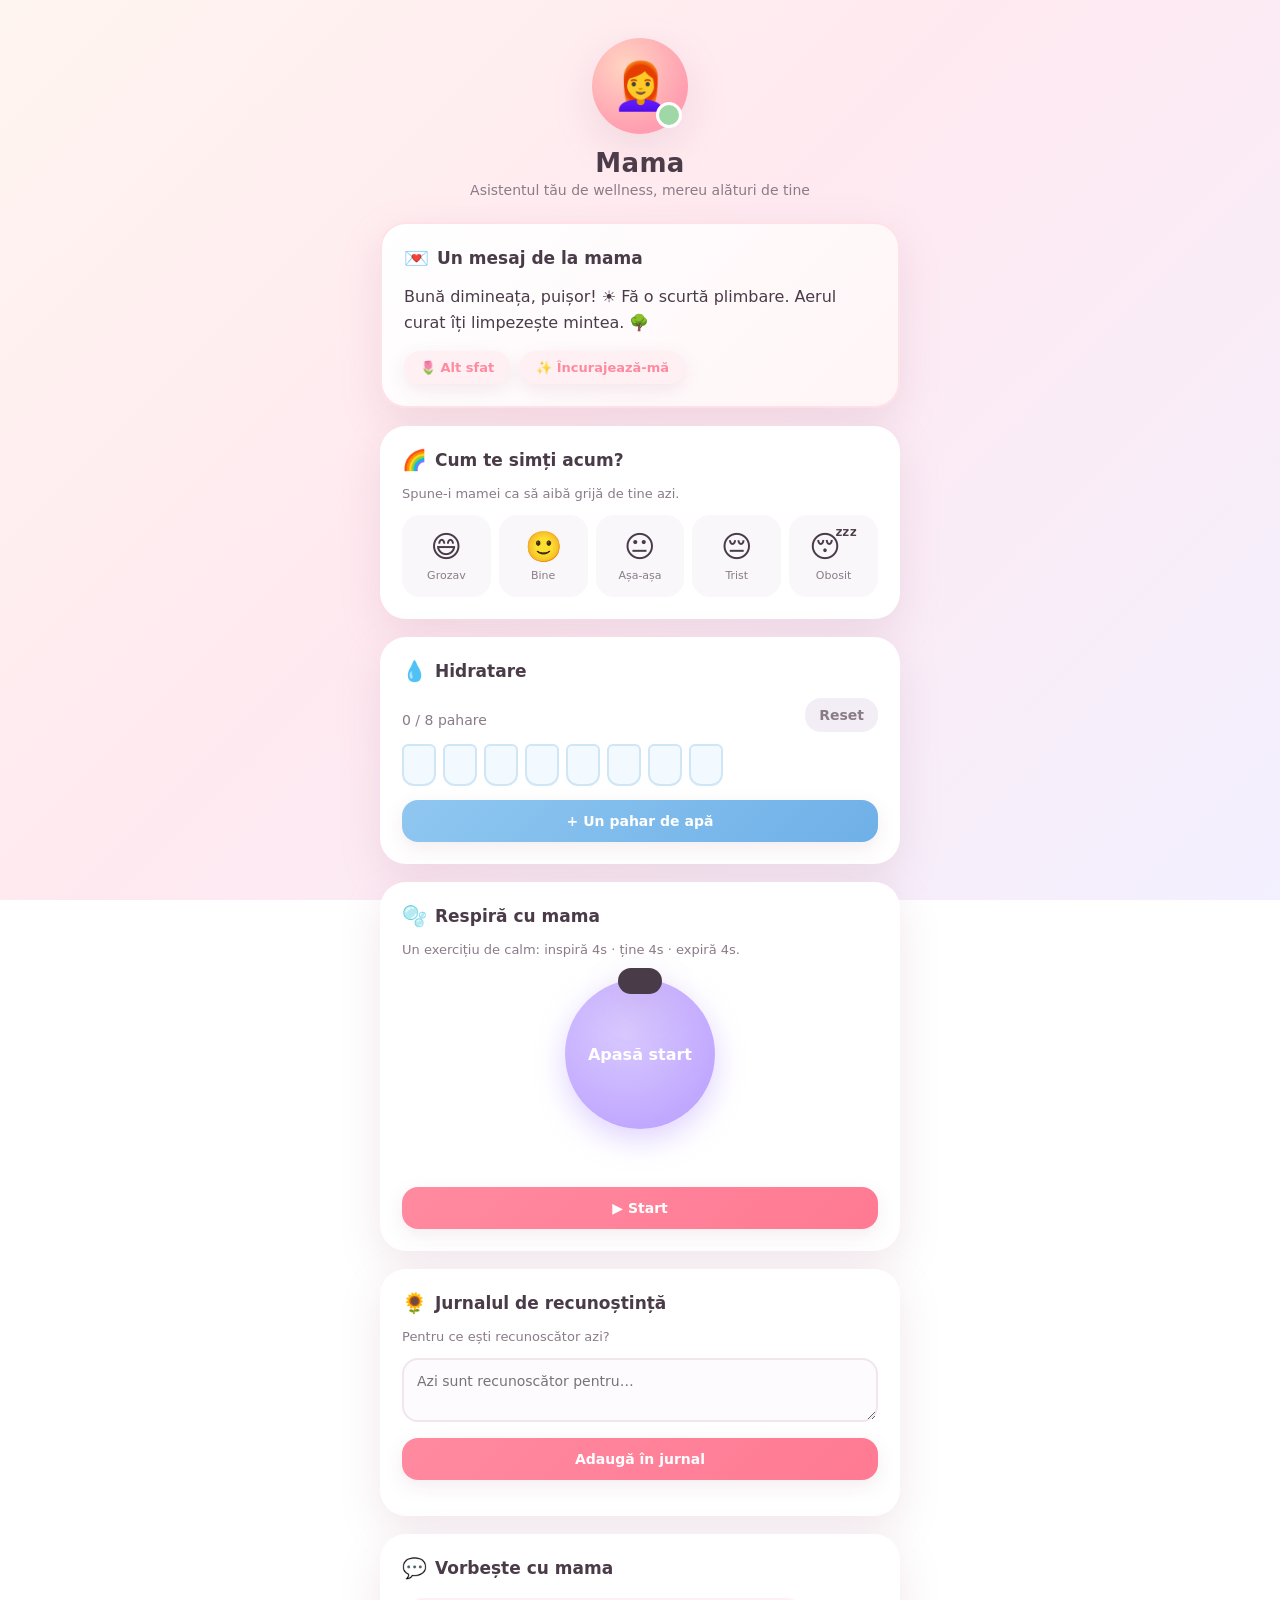
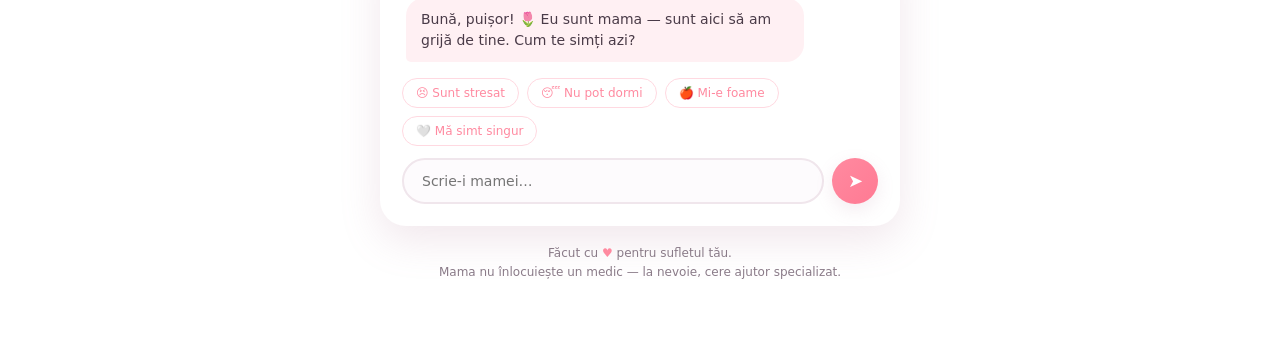
<file: wellness-app/index.html>
<!DOCTYPE html>
<html lang="ro">
<head>
<meta charset="UTF-8">
<meta name="viewport" content="width=device-width, initial-scale=1.0">
<title>Mama – Asistentul tău de wellness</title>
<style>
  :root{
    --bg1:#fff5f0;
    --bg2:#ffe9f0;
    --bg3:#f3f0ff;
    --card:#ffffff;
    --ink:#4a3b48;
    --ink-soft:#8a7b88;
    --accent:#ff8aa0;
    --accent-2:#ffb27a;
    --accent-3:#b89bff;
    --green:#9fd8a6;
    --blue:#8fc7f0;
    --shadow:0 14px 40px rgba(180,120,150,.18);
    --shadow-sm:0 6px 18px rgba(180,120,150,.14);
    --radius:26px;
  }
  *{box-sizing:border-box;margin:0;padding:0}
  body{
    font-family:'Segoe UI',system-ui,-apple-system,sans-serif;
    color:var(--ink);
    min-height:100vh;
    background:linear-gradient(135deg,var(--bg1),var(--bg2) 45%,var(--bg3));
    background-attachment:fixed;
    padding:24px 16px 60px;
    -webkit-font-smoothing:antialiased;
  }
  .wrap{max-width:520px;margin:0 auto;}

  /* ---------- HEADER ---------- */
  header{text-align:center;padding:14px 0 24px;}
  .avatar{
    width:96px;height:96px;border-radius:50%;margin:0 auto 14px;
    background:radial-gradient(circle at 35% 30%,#ffd5c2,#ff9eb0 70%);
    display:flex;align-items:center;justify-content:center;
    font-size:46px;box-shadow:var(--shadow);
    position:relative;animation:bob 4s ease-in-out infinite;
  }
  @keyframes bob{0%,100%{transform:translateY(0)}50%{transform:translateY(-8px)}}
  .avatar::after{
    content:"";position:absolute;bottom:6px;right:6px;
    width:20px;height:20px;border-radius:50%;background:var(--green);
    border:3px solid #fff;
  }
  h1{font-size:26px;font-weight:800;letter-spacing:.3px;}
  .tagline{color:var(--ink-soft);font-size:14px;margin-top:4px;}

  /* ---------- CARD ---------- */
  .card{
    background:var(--card);border-radius:var(--radius);
    padding:22px;box-shadow:var(--shadow);margin-bottom:18px;
  }
  .card h2{font-size:17px;margin-bottom:14px;display:flex;align-items:center;gap:8px;}
  .card h2 .em{font-size:20px;}
  .sub{color:var(--ink-soft);font-size:13px;margin-bottom:14px;}

  /* ---------- MOM MESSAGE ---------- */
  .mom-card{
    background:linear-gradient(135deg,#fff 0%,#fff5f7 100%);
    border:2px solid #ffe1e8;
  }
  #momMessage{font-size:16px;line-height:1.6;font-weight:500;}
  .mom-actions{display:flex;gap:10px;margin-top:16px;flex-wrap:wrap;}
  .pill{
    border:none;cursor:pointer;font-family:inherit;font-size:13px;font-weight:600;
    padding:9px 16px;border-radius:30px;background:#fff0f3;color:var(--accent);
    transition:transform .15s,box-shadow .15s;box-shadow:var(--shadow-sm);
  }
  .pill:hover{transform:translateY(-2px);}

  /* ---------- MOOD ---------- */
  .moods{display:flex;justify-content:space-between;gap:8px;}
  .mood{
    flex:1;background:#faf7fb;border:2px solid transparent;border-radius:18px;
    padding:12px 4px;text-align:center;cursor:pointer;transition:.18s;
  }
  .mood:hover{transform:translateY(-3px);}
  .mood .face{font-size:30px;display:block;}
  .mood .lbl{font-size:11px;color:var(--ink-soft);margin-top:4px;}
  .mood.sel{border-color:var(--accent);background:#fff0f3;box-shadow:var(--shadow-sm);}

  /* ---------- WATER ---------- */
  .water-top{display:flex;align-items:center;justify-content:space-between;margin-bottom:12px;}
  .water-count{font-size:30px;font-weight:800;color:var(--blue);}
  .water-count span{font-size:14px;color:var(--ink-soft);font-weight:500;}
  .glasses{display:flex;gap:7px;flex-wrap:wrap;margin-bottom:14px;}
  .glass{
    width:34px;height:42px;border-radius:6px 6px 12px 12px;
    border:2px solid #cfe6f7;background:#f2f9ff;cursor:pointer;
    display:flex;align-items:flex-end;justify-content:center;font-size:16px;
    transition:.2s;overflow:hidden;position:relative;
  }
  .glass.full{background:linear-gradient(to top,#7fc2f0,#bfe2fa);border-color:#7fc2f0;}
  .btn-row{display:flex;gap:10px;}
  .btn{
    flex:1;border:none;cursor:pointer;font-family:inherit;font-weight:700;font-size:14px;
    padding:13px;border-radius:16px;color:#fff;transition:transform .15s,filter .15s;
    box-shadow:var(--shadow-sm);
  }
  .btn:hover{transform:translateY(-2px);}
  .btn:active{transform:translateY(0);}
  .btn-blue{background:linear-gradient(135deg,#8fc7f0,#6fb0e8);}
  .btn-ghost{background:#f3eef6;color:var(--ink-soft);box-shadow:none;}
  .btn-pink{background:linear-gradient(135deg,var(--accent),#ff7a93);}

  /* ---------- BREATHING ---------- */
  .breath-stage{display:flex;flex-direction:column;align-items:center;padding:8px 0;}
  .breath-circle{
    width:150px;height:150px;border-radius:50%;
    background:radial-gradient(circle at 40% 35%,#d8c9ff,#b89bff);
    display:flex;align-items:center;justify-content:center;
    color:#fff;font-weight:700;font-size:16px;text-align:center;
    transition:transform 4s ease-in-out;box-shadow:0 10px 30px rgba(184,155,255,.45);
  }
  .breath-circle.in{transform:scale(1.35);}
  .breath-circle.hold{transform:scale(1.35);}
  .breath-circle.out{transform:scale(1);}
  .breath-hint{margin-top:16px;color:var(--ink-soft);font-size:13px;min-height:18px;}

  /* ---------- GRATITUDE ---------- */
  textarea{
    width:100%;border:2px solid #f0e6ec;border-radius:16px;padding:13px;
    font-family:inherit;font-size:14px;resize:vertical;min-height:64px;color:var(--ink);
    background:#fdfbfd;
  }
  textarea:focus{outline:none;border-color:var(--accent);}
  .grat-list{margin-top:14px;display:flex;flex-direction:column;gap:8px;}
  .grat-item{
    background:#fff7f0;border-radius:14px;padding:11px 14px;font-size:14px;
    display:flex;align-items:flex-start;gap:8px;animation:pop .25s ease;
  }
  @keyframes pop{from{opacity:0;transform:scale(.95)}to{opacity:1;transform:scale(1)}}
  .grat-item .x{margin-left:auto;cursor:pointer;color:var(--ink-soft);font-weight:700;border:none;background:none;font-size:16px;}

  /* ---------- CHAT ---------- */
  #chatLog{display:flex;flex-direction:column;gap:10px;max-height:300px;overflow-y:auto;padding:4px;margin-bottom:12px;}
  .msg{padding:11px 15px;border-radius:18px;font-size:14px;line-height:1.5;max-width:85%;animation:pop .2s ease;}
  .msg.mom{background:#fff0f3;color:var(--ink);align-self:flex-start;border-bottom-left-radius:5px;}
  .msg.me{background:linear-gradient(135deg,var(--accent),#ff7a93);color:#fff;align-self:flex-end;border-bottom-right-radius:5px;}
  .chat-input{display:flex;gap:8px;}
  .chat-input input{
    flex:1;border:2px solid #f0e6ec;border-radius:30px;padding:12px 18px;
    font-family:inherit;font-size:14px;background:#fdfbfd;color:var(--ink);
  }
  .chat-input input:focus{outline:none;border-color:var(--accent);}
  .chat-send{
    border:none;border-radius:50%;width:46px;height:46px;cursor:pointer;
    background:linear-gradient(135deg,var(--accent),#ff7a93);color:#fff;font-size:18px;
    flex-shrink:0;box-shadow:var(--shadow-sm);
  }
  .quick{display:flex;gap:8px;flex-wrap:wrap;margin-bottom:12px;}
  .quick button{
    border:1px solid #ffd9e1;background:#fff;color:var(--accent);cursor:pointer;
    font-family:inherit;font-size:12px;padding:7px 13px;border-radius:20px;
  }
  .quick button:hover{background:#fff0f3;}

  footer{text-align:center;color:var(--ink-soft);font-size:12px;margin-top:10px;line-height:1.6;}
  .heart{color:var(--accent);}

  /* toast */
  #toast{
    position:fixed;left:50%;bottom:26px;transform:translateX(-50%) translateY(120px);
    background:var(--ink);color:#fff;padding:13px 22px;border-radius:30px;font-size:14px;
    box-shadow:var(--shadow);transition:transform .35s cubic-bezier(.2,.9,.3,1.3);z-index:50;max-width:90%;
  }
  #toast.show{transform:translateX(-50%) translateY(0);}
</style>
</head>
<body>
<div class="wrap">

  <header>
    <div class="avatar">👩‍🦰</div>
    <h1>Mama</h1>
    <p class="tagline">Asistentul tău de wellness, mereu alături de tine</p>
  </header>

  <!-- MOM MESSAGE -->
  <div class="card mom-card">
    <h2><span class="em">💌</span> Un mesaj de la mama</h2>
    <div id="momMessage">…</div>
    <div class="mom-actions">
      <button class="pill" onclick="newAdvice()">🌷 Alt sfat</button>
      <button class="pill" onclick="newAffirmation()">✨ Încurajează-mă</button>
    </div>
  </div>

  <!-- MOOD -->
  <div class="card">
    <h2><span class="em">🌈</span> Cum te simți acum?</h2>
    <p class="sub">Spune-i mamei ca să aibă grijă de tine azi.</p>
    <div class="moods" id="moods">
      <div class="mood" data-mood="grozav"><span class="face">😄</span><span class="lbl">Grozav</span></div>
      <div class="mood" data-mood="bine"><span class="face">🙂</span><span class="lbl">Bine</span></div>
      <div class="mood" data-mood="asa-asa"><span class="face">😐</span><span class="lbl">Așa-așa</span></div>
      <div class="mood" data-mood="trist"><span class="face">😔</span><span class="lbl">Trist</span></div>
      <div class="mood" data-mood="obosit"><span class="face">😴</span><span class="lbl">Obosit</span></div>
    </div>
  </div>

  <!-- WATER -->
  <div class="card">
    <h2><span class="em">💧</span> Hidratare</h2>
    <div class="water-top">
      <div class="water-count"><span id="waterNum">0</span><span> / 8 pahare</span></div>
      <button class="btn-ghost btn" style="flex:0;padding:9px 14px;" onclick="resetWater()">Reset</button>
    </div>
    <div class="glasses" id="glasses"></div>
    <div class="btn-row">
      <button class="btn btn-blue" onclick="addWater()">+ Un pahar de apă</button>
    </div>
  </div>

  <!-- BREATHING -->
  <div class="card">
    <h2><span class="em">🫧</span> Respiră cu mama</h2>
    <p class="sub">Un exercițiu de calm: inspiră 4s · ține 4s · expiră 4s.</p>
    <div class="breath-stage">
      <div class="breath-circle out" id="breathCircle">Apasă start</div>
      <div class="breath-hint" id="breathHint"></div>
    </div>
    <div class="btn-row" style="margin-top:16px;">
      <button class="btn btn-pink" id="breathBtn" onclick="toggleBreath()">▶ Start</button>
    </div>
  </div>

  <!-- GRATITUDE -->
  <div class="card">
    <h2><span class="em">🌻</span> Jurnalul de recunoștință</h2>
    <p class="sub">Pentru ce ești recunoscător azi?</p>
    <textarea id="gratInput" placeholder="Azi sunt recunoscător pentru…"></textarea>
    <div class="btn-row" style="margin-top:12px;">
      <button class="btn btn-pink" onclick="addGratitude()">Adaugă în jurnal</button>
    </div>
    <div class="grat-list" id="gratList"></div>
  </div>

  <!-- CHAT -->
  <div class="card">
    <h2><span class="em">💬</span> Vorbește cu mama</h2>
    <div id="chatLog"></div>
    <div class="quick">
      <button onclick="quick('Sunt stresat')">😣 Sunt stresat</button>
      <button onclick="quick('Nu pot dormi')">😴 Nu pot dormi</button>
      <button onclick="quick('Mi-e foame')">🍎 Mi-e foame</button>
      <button onclick="quick('Mă simt singur')">🤍 Mă simt singur</button>
    </div>
    <div class="chat-input">
      <input id="chatInput" placeholder="Scrie-i mamei…" onkeydown="if(event.key==='Enter')sendChat()">
      <button class="chat-send" onclick="sendChat()">➤</button>
    </div>
  </div>

  <footer>
    Făcut cu <span class="heart">♥</span> pentru sufletul tău.<br>
    Mama nu înlocuiește un medic — la nevoie, cere ajutor specializat.
  </footer>
</div>

<div id="toast"></div>

<script>
/* ============ STORAGE HELPERS ============ */
const store = {
  get(k,d){ try{return JSON.parse(localStorage.getItem('wm_'+k)) ?? d;}catch(e){return d;} },
  set(k,v){ localStorage.setItem('wm_'+k,JSON.stringify(v)); }
};
const today = () => new Date().toISOString().slice(0,10);

/* ============ TOAST ============ */
let toastTimer;
function toast(msg){
  const t=document.getElementById('toast');
  t.textContent=msg;t.classList.add('show');
  clearTimeout(toastTimer);
  toastTimer=setTimeout(()=>t.classList.remove('show'),2600);
}

/* ============ MOM MESSAGES ============ */
const advices=[
  "Puișor, ai băut un pahar cu apă azi? Hai să avem grijă de noi. 💧",
  "Nu uita să te ridici și să te întinzi puțin. Corpul tău îți mulțumește. 🤸",
  "Respiră adânc de trei ori. Gata… ești mai liniștit acum? 🫧",
  "Mănâncă ceva bun și sănătos azi, mami. Un fruct e perfect. 🍎",
  "Ești mai puternic decât crezi. Pas cu pas, te descurci minunat. 💪",
  "Pune telefonul jos câteva minute și uită-te pe geam. Odihnește-ți ochii. 👀",
  "Culcă-te puțin mai devreme în seara asta. Somnul vindecă totul. 🌙",
  "Ai zâmbit azi? Hai, măcar pentru mine, un zâmbet mic. 😊",
  "Fă o scurtă plimbare. Aerul curat îți limpezește mintea. 🌳",
  "Ești suficient exact așa cum ești. Te iubesc. 🤍"
];
const affirmations=[
  "Sunt mândră de tine. Faci tot ce poți, și asta e de ajuns. 🌟",
  "Orice ar fi azi, treci și peste asta. Te știu puternic. 💗",
  "Meriți odihnă, blândețe și lucruri bune. Nu uita asta. 🌷",
  "Greșelile sunt doar lecții. Mâine e o nouă șansă, comoara mea. 🌅",
  "Te iubesc necondiționat, indiferent ce se întâmplă. 🫂",
  "Ai un suflet bun. Lumea e mai frumoasă cu tine în ea. ✨",
  "Inspiră curaj, expiră teamă. Eu cred în tine. 🕊️"
];
let lastAdvice=-1,lastAff=-1;
function pick(arr,last){let i;do{i=Math.floor(Math.random()*arr.length);}while(i===last&&arr.length>1);return i;}
function newAdvice(){lastAdvice=pick(advices,lastAdvice);document.getElementById('momMessage').textContent=advices[lastAdvice];}
function newAffirmation(){lastAff=pick(affirmations,lastAff);document.getElementById('momMessage').textContent=affirmations[lastAff];}
function greet(){
  const h=new Date().getHours();
  let g = h<11?"Bună dimineața, puișor! ☀️ ": h<18?"Bună, comoara mea! 🌼 ":"Bună seara, dragul meu! 🌙 ";
  document.getElementById('momMessage').textContent = g + advices[pick(advices,-1)];
}

/* ============ MOOD ============ */
const moodReplies={
  "grozav":"Ce mă bucur! Ține minte ziua asta și bucură-te de ea. 🌞",
  "bine":"Mă bucur, scumpule. Hai să o ținem tot așa azi. 🙂",
  "asa-asa":"E în regulă să fie și zile așa. Fii blând cu tine. Hai să respirăm un pic împreună. 🫧",
  "trist":"Vino la mama. E ok să fii trist. Trece și asta, îți promit. 🤍",
  "obosit":"Odihnește-te, comoara mea. Un pic de apă și o pauză te ajută. 💧"
};
function setupMoods(){
  const saved=store.get('mood',{});
  document.querySelectorAll('.mood').forEach(el=>{
    if(saved.date===today() && saved.mood===el.dataset.mood) el.classList.add('sel');
    el.onclick=()=>{
      document.querySelectorAll('.mood').forEach(m=>m.classList.remove('sel'));
      el.classList.add('sel');
      store.set('mood',{date:today(),mood:el.dataset.mood});
      toast(moodReplies[el.dataset.mood]);
      addChat('mom',moodReplies[el.dataset.mood]);
    };
  });
}

/* ============ WATER ============ */
const WATER_MAX=8;
function getWater(){const w=store.get('water',{date:'',n:0});if(w.date!==today())return 0;return w.n;}
function setWater(n){store.set('water',{date:today(),n});renderWater();}
function renderWater(){
  const n=getWater();
  document.getElementById('waterNum').textContent=n;
  const g=document.getElementById('glasses');g.innerHTML='';
  for(let i=0;i<WATER_MAX;i++){
    const d=document.createElement('div');
    d.className='glass'+(i<n?' full':'');
    d.textContent=i<n?'💧':'';
    d.onclick=()=>setWater(i<n?i:i+1);
    g.appendChild(d);
  }
}
function addWater(){
  let n=getWater();
  if(n>=WATER_MAX){toast("Bravo! Ai băut destulă apă azi. 🎉");return;}
  n++;setWater(n);
  if(n>=WATER_MAX)toast("Perfect! 8 pahare. Mama e mândră de tine! 💙");
  else toast("Așa, mami! Încă "+(WATER_MAX-n)+" pahare. 💧");
}
function resetWater(){setWater(0);}

/* ============ BREATHING ============ */
let breathOn=false,breathTimer;
const phases=[{c:'in',t:'Inspiră…',d:4000},{c:'hold',t:'Ține…',d:4000},{c:'out',t:'Expiră…',d:4000}];
function toggleBreath(){breathOn?stopBreath():startBreath();}
function startBreath(){
  breathOn=true;document.getElementById('breathBtn').textContent='⏸ Stop';
  let i=0;
  const run=()=>{
    if(!breathOn)return;
    const p=phases[i%phases.length];
    const c=document.getElementById('breathCircle');
    c.className='breath-circle '+p.c;c.textContent=p.t;
    document.getElementById('breathHint').textContent='Urmează cercul cu respirația ta';
    i++;breathTimer=setTimeout(run,p.d);
  };run();
}
function stopBreath(){
  breathOn=false;clearTimeout(breathTimer);
  document.getElementById('breathBtn').textContent='▶ Start';
  const c=document.getElementById('breathCircle');c.className='breath-circle out';c.textContent='Bravo! 🌸';
  document.getElementById('breathHint').textContent='Te simți mai liniștit? Mama e aici.';
}

/* ============ GRATITUDE ============ */
function getGrat(){return store.get('grat',[]);}
function renderGrat(){
  const list=getGrat();const el=document.getElementById('gratList');el.innerHTML='';
  list.forEach((g,i)=>{
    const d=document.createElement('div');d.className='grat-item';
    d.innerHTML='🌻 <span></span><button class="x">×</button>';
    d.querySelector('span').textContent=g;
    d.querySelector('.x').onclick=()=>{const l=getGrat();l.splice(i,1);store.set('grat',l);renderGrat();};
    el.appendChild(d);
  });
}
function addGratitude(){
  const inp=document.getElementById('gratInput');const v=inp.value.trim();
  if(!v){toast("Scrie ceva mic și frumos întâi. 🌼");return;}
  const l=getGrat();l.unshift(v);store.set('grat',l.slice(0,30));inp.value='';renderGrat();
  toast("Ce frumos! Recunoștința e leac pentru suflet. 🌻");
}

/* ============ CHAT (rule-based mom) ============ */
const rules=[
  {k:['stres','stresat','anxi','panic','copleș','coplesit'],r:"Respiră adânc cu mine, comoara mea. Inspiră… expiră… Fă lucrurile pe rând, nu toate odată. Sunt aici. 🫂"},
  {k:['dorm','somn','insomn','obosit','obosita','oboseal'],r:"Lasă telefonul deoparte, stinge lumina și respiră rar. Un ceai cald de mușețel ajută. Somn ușor, puișor. 🌙"},
  {k:['foame','mananc','mănânc','mancare','mâncare','slab'],r:"Mănâncă ceva bun, mami: un fruct, niște nuci sau o supă caldă. Nu sări peste mese, te rog. 🍎"},
  {k:['singur','singura','trist','plang','plâng','deprim','rau','rău'],r:"Vino în brațele mele. E ok să nu fii ok. Nu ești singur niciodată — eu sunt mereu aici pentru tine. 🤍"},
  {k:['apa','apă','sete','hidrat'],r:"Bea un pahar cu apă chiar acum. Corpul tău are nevoie. Apasă pe paharul de mai sus. 💧"},
  {k:['cap','doare','durere','bolnav','febr','racit','răcit'],r:"Odihnește-te și bea lichide, scumpule. Dacă te simți rău mai mult timp, mergi la doctor — promite-mi. 🩺"},
  {k:['multumesc','mulțumesc','mersi','multam'],r:"Cu drag, mereu. Te iubesc enorm. 🤍"},
  {k:['te iubesc','iubesc'],r:"Și eu te iubesc, mai mult decât pot spune în cuvinte. 💗"},
  {k:['plictis','plictisit','nu am ce'],r:"Hai să faci o plimbare scurtă sau ascultă o melodie care îți place. Mișcarea schimbă starea. 🎵"},
  {k:['sport','miscare','mișcare','antren','alerg'],r:"Bravo! Mișcarea e cel mai bun cadou pentru corpul tău. Doar nu uita să te încălzești. 🤸"},
  {k:['bună','buna','salut','hei','bine ai','noroc'],r:"Bună, comoara mea! Ce mă bucur că ești aici. Cum te simți azi? 🌼"}
];
const fallback=[
  "Sunt aici și te ascult, mami. Spune-mi mai multe. 🤍",
  "Orice ar fi, trecem împreună peste asta. Respiră adânc. 🫂",
  "Ai grijă de tine azi, da? Bea apă și odihnește-te. Te iubesc. 💗"
];
function addChat(who,text){
  const log=document.getElementById('chatLog');
  const d=document.createElement('div');d.className='msg '+who;d.textContent=text;
  log.appendChild(d);log.scrollTop=log.scrollHeight;
}
function momReply(text){
  const t=text.toLowerCase();
  for(const rule of rules){ if(rule.k.some(k=>t.includes(k))) return rule.r; }
  return fallback[Math.floor(Math.random()*fallback.length)];
}
function sendChat(){
  const inp=document.getElementById('chatInput');const v=inp.value.trim();
  if(!v)return;
  addChat('me',v);inp.value='';
  setTimeout(()=>addChat('mom',momReply(v)),450);
}
function quick(t){document.getElementById('chatInput').value=t;sendChat();}

/* ============ INIT ============ */
(function init(){
  greet();
  setupMoods();
  renderWater();
  renderGrat();
  addChat('mom',"Bună, puișor! 🌷 Eu sunt mama — sunt aici să am grijă de tine. Cum te simți azi?");
})();
</script>
</body>
</html>
</file>
